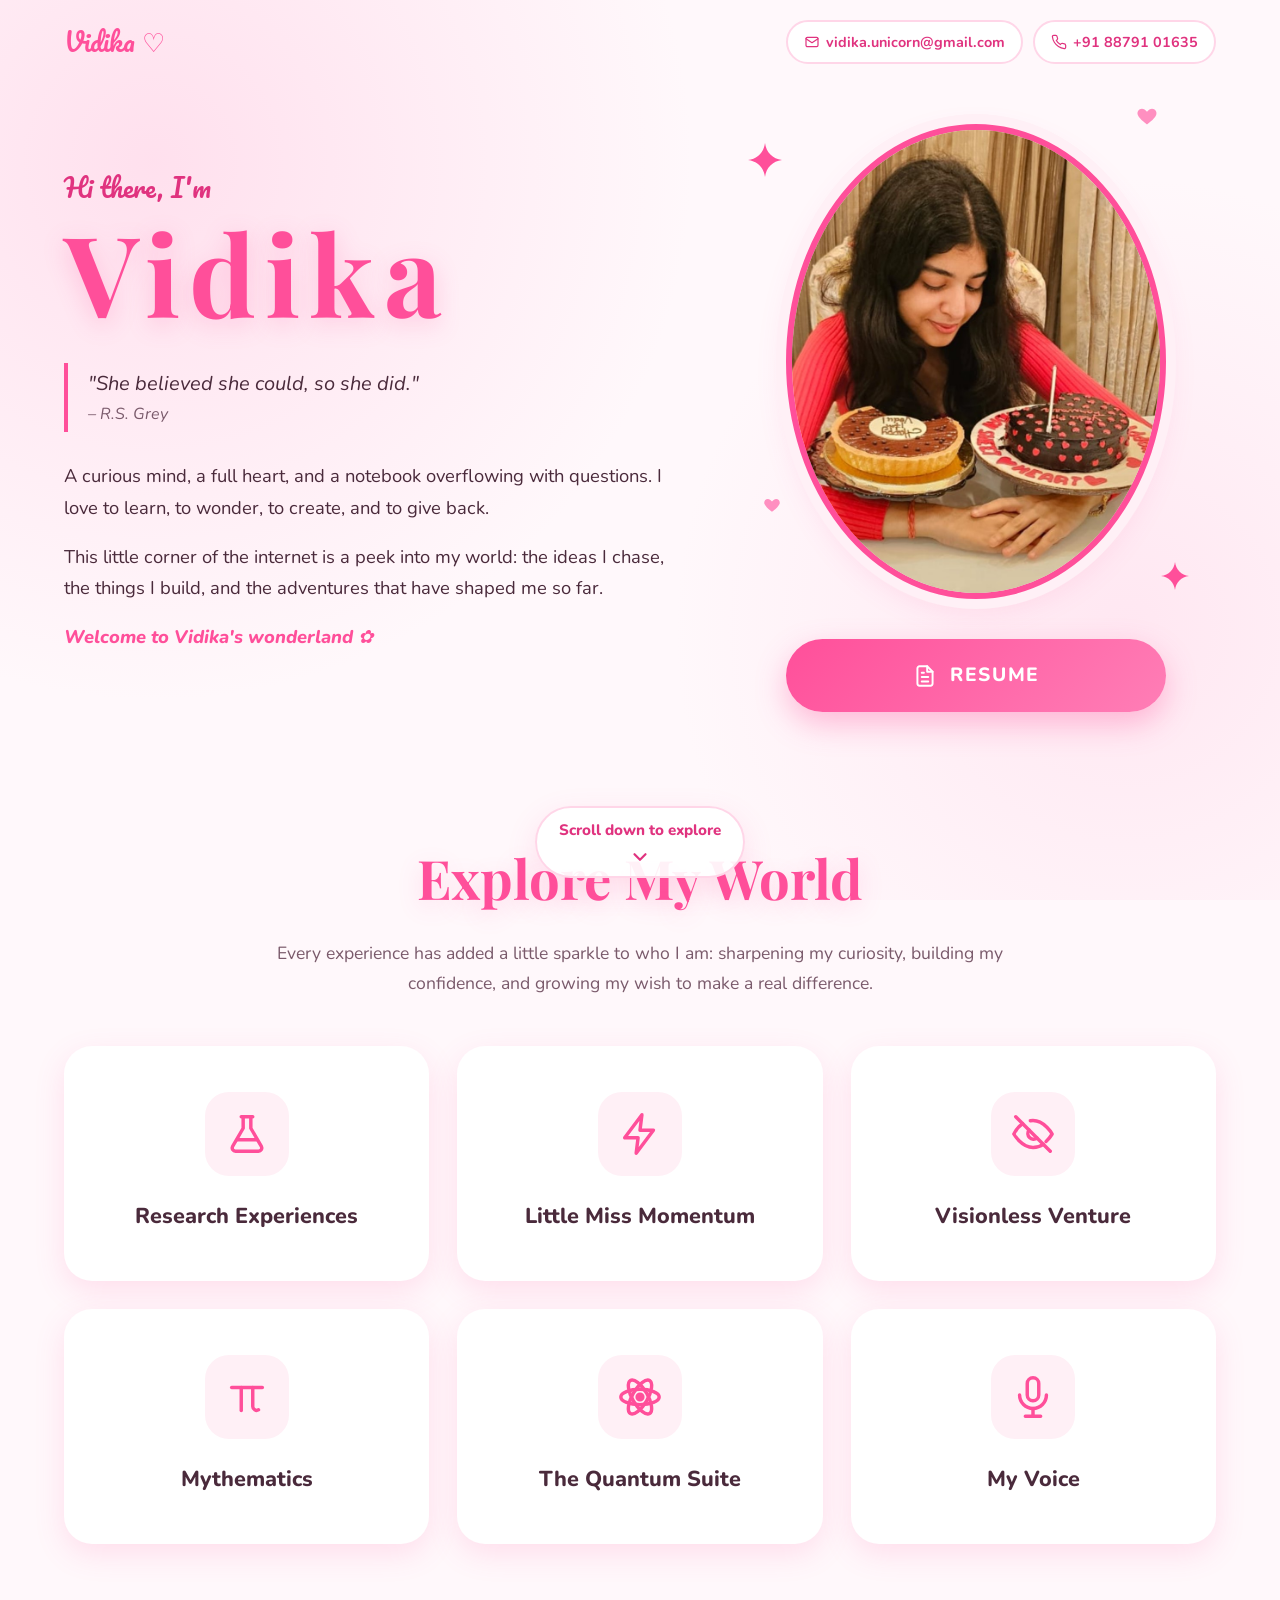
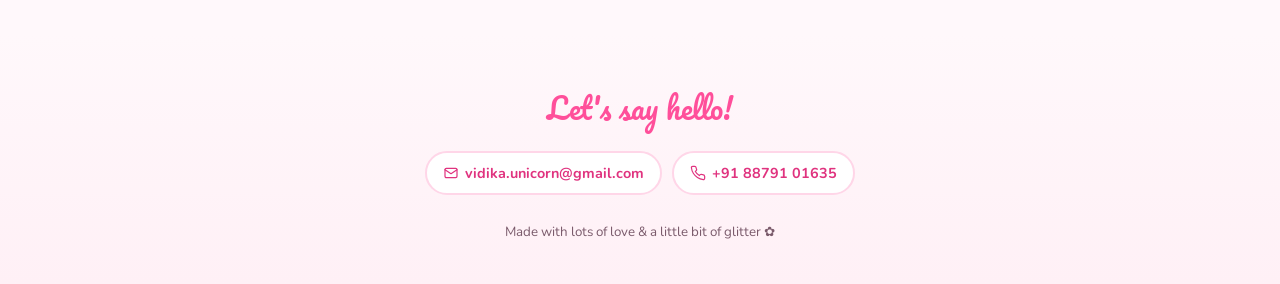
<file: index.html>
<!doctype html>
<html lang="en">
<head>
  <meta charset="utf-8">
  <meta name="viewport" content="width=device-width, initial-scale=1">
  <title>Vidika ♡</title>
  <link rel="preconnect" href="https://fonts.googleapis.com">
  <link rel="preconnect" href="https://fonts.gstatic.com" crossorigin>
  <link href="https://fonts.googleapis.com/css2?family=Nunito:ital,wght@0,400;0,700;0,800;1,400;1,800&family=Pacifico&family=Playfair+Display:wght@600;700&display=swap" rel="stylesheet">
  <link rel="stylesheet" href="styles.css">
</head>
<body>
  <header class="nav">
    <a class="nav-logo" href="index.html">Vidika ♡</a>
    <div class="nav-contact">
        <a class="pill" href="mailto:vidika.unicorn@gmail.com"><svg viewBox="0 0 24 24" fill="none" stroke="currentColor" stroke-width="1.8" stroke-linecap="round" stroke-linejoin="round" width="16" height="16" aria-hidden="true"><rect x="3" y="5" width="18" height="14" rx="2"/><path d="m3 7 9 6 9-6"/></svg> vidika.unicorn@gmail.com</a>
        <a class="pill" href="tel:+918879101635"><svg viewBox="0 0 24 24" fill="none" stroke="currentColor" stroke-width="1.8" stroke-linecap="round" stroke-linejoin="round" width="16" height="16" aria-hidden="true"><path d="M22 16.9v3a2 2 0 0 1-2.2 2 19.8 19.8 0 0 1-8.6-3.1 19.5 19.5 0 0 1-6-6A19.8 19.8 0 0 1 2.1 4.2 2 2 0 0 1 4.1 2h3a2 2 0 0 1 2 1.7c.1.9.4 1.8.7 2.7a2 2 0 0 1-.5 2.1L8 9.8a16 16 0 0 0 6 6l1.3-1.3a2 2 0 0 1 2.1-.4c.9.3 1.8.6 2.7.7a2 2 0 0 1 1.7 2z"/></svg> +91 88791 01635</a>
      </div>
  </header>

  <main>
    <section class="hero">
      <div class="hero-left">
        <p class="hello">Hi there, I'm</p>
        <h1 class="name">Vidika</h1>

        <blockquote class="quote">
          <p>"She believed she could, so she did."</p>
          <cite>– R.S. Grey</cite>
        </blockquote>

        <div class="intro">
          <p>A curious mind, a full heart, and a notebook overflowing with questions. I love to learn, to wonder, to create, and to give back.</p>
          <p>This little corner of the internet is a peek into my world: the ideas I chase, the things I build, and the adventures that have shaped me so far.</p>
          <p class="welcome">Welcome to Vidika's wonderland ✿</p>
        </div>
      </div>

      <div class="hero-right">
        <div class="photo-wrap">
          <div class="photo">
            <img src="images/profile.jpg" alt="Photo of Vidika" onerror="this.onerror=null;this.src='images/placeholder.svg'">
          </div>
          <span class="sparkle s1"><svg viewBox="0 0 24 24"><path d="M12 0c.8 6.6 5.4 11.2 12 12-6.6.8-11.2 5.4-12 12-.8-6.6-5.4-11.2-12-12C6.6 11.2 11.2 6.6 12 0z"/></svg></span>
          <span class="sparkle s2 heart"><svg viewBox="0 0 24 24"><path d="M12 21s-8-5.3-10-10.2C.7 7.4 3 4 6.5 4c2.1 0 3.6 1.2 5.5 3.3C13.9 5.2 15.4 4 17.5 4 21 4 23.3 7.4 22 10.8 20 15.7 12 21 12 21z"/></svg></span>
          <span class="sparkle s3"><svg viewBox="0 0 24 24"><path d="M12 0c.8 6.6 5.4 11.2 12 12-6.6.8-11.2 5.4-12 12-.8-6.6-5.4-11.2-12-12C6.6 11.2 11.2 6.6 12 0z"/></svg></span>
          <span class="sparkle s4 heart"><svg viewBox="0 0 24 24"><path d="M12 21s-8-5.3-10-10.2C.7 7.4 3 4 6.5 4c2.1 0 3.6 1.2 5.5 3.3C13.9 5.2 15.4 4 17.5 4 21 4 23.3 7.4 22 10.8 20 15.7 12 21 12 21z"/></svg></span>
        </div>
        <a class="btn" href="resume.pdf" target="_blank" rel="noopener"><svg viewBox="0 0 24 24" fill="none" stroke="currentColor" stroke-width="1.8" stroke-linecap="round" stroke-linejoin="round" aria-hidden="true"><path d="M14 3H7a2 2 0 0 0-2 2v14a2 2 0 0 0 2 2h10a2 2 0 0 0 2-2V8z"/><path d="M14 3v5h5"/><path d="M9 13h6M9 17h6M9 9h2"/></svg> RESUME</a>
      </div>
    </section>

    <section class="explore" id="explore">
      <h2 class="section-title">Explore My World</h2>
      <p class="section-sub">Every experience has added a little sparkle to who I am: sharpening my curiosity, building my confidence, and growing my wish to make a real difference.</p>
      <nav class="tabs" aria-label="Explore sections">
      <a class="tab" href="research.html">
        <span class="tab-icon"><svg viewBox="0 0 24 24" fill="none" stroke="currentColor" stroke-width="1.8" stroke-linecap="round" stroke-linejoin="round" aria-hidden="true"><path d="M9 3h6"/><path d="M10 3v6L4.5 18.5A1.7 1.7 0 0 0 6 21h12a1.7 1.7 0 0 0 1.5-2.5L14 9V3"/><path d="M7 15h10"/></svg></span>
        <span class="tab-title">Research Experiences</span>
      </a>
      <a class="tab" href="little-miss-momentum.html">
        <span class="tab-icon"><svg viewBox="0 0 24 24" fill="none" stroke="currentColor" stroke-width="1.8" stroke-linecap="round" stroke-linejoin="round" aria-hidden="true"><path d="M13 2 4 14h7l-1 8 9-12h-7z"/></svg></span>
        <span class="tab-title">Little Miss Momentum</span>
      </a>
      <a class="tab" href="visionless-venture.html">
        <span class="tab-icon"><svg viewBox="0 0 24 24" fill="none" stroke="currentColor" stroke-width="1.8" stroke-linecap="round" stroke-linejoin="round" aria-hidden="true"><path d="M3 3l18 18"/><path d="M10.6 5.1A9.9 9.9 0 0 1 12 5c6 0 10 7 10 7a17 17 0 0 1-3.2 3.9"/><path d="M6.6 6.6C3.9 8.4 2 12 2 12s4 7 10 7a9.6 9.6 0 0 0 5.4-1.6"/><path d="M9.9 9.9a3 3 0 0 0 4.2 4.2"/></svg></span>
        <span class="tab-title">Visionless Venture</span>
      </a>
      <a class="tab" href="mythematics.html">
        <span class="tab-icon"><svg viewBox="0 0 24 24" fill="none" stroke="currentColor" stroke-width="1.8" stroke-linecap="round" stroke-linejoin="round" aria-hidden="true"><path d="M4 7h16"/><path d="M9 7v12"/><path d="M15 7v10a2 2 0 0 0 3 1.7"/></svg></span>
        <span class="tab-title">Mythematics</span>
      </a>
      <a class="tab" href="quantum-suite.html">
        <span class="tab-icon"><svg viewBox="0 0 24 24" fill="none" stroke="currentColor" stroke-width="1.8" stroke-linecap="round" stroke-linejoin="round" aria-hidden="true"><circle cx="12" cy="12" r="1.5" fill="currentColor"/><ellipse cx="12" cy="12" rx="10" ry="4"/><ellipse cx="12" cy="12" rx="10" ry="4" transform="rotate(60 12 12)"/><ellipse cx="12" cy="12" rx="10" ry="4" transform="rotate(120 12 12)"/></svg></span>
        <span class="tab-title">The Quantum Suite</span>
      </a>
      <a class="tab" href="my-voice.html">
        <span class="tab-icon"><svg viewBox="0 0 24 24" fill="none" stroke="currentColor" stroke-width="1.8" stroke-linecap="round" stroke-linejoin="round" aria-hidden="true"><rect x="9" y="2" width="6" height="12" rx="3"/><path d="M5 11a7 7 0 0 0 14 0"/><path d="M12 18v4M8 22h8"/></svg></span>
        <span class="tab-title">My Voice</span>
      </a>
      </nav>
    </section>
  </main>

  <footer class="footer" id="contact">
    <h2>Let's say hello!</h2>
    <div class="nav-contact">
        <a class="pill" href="mailto:vidika.unicorn@gmail.com"><svg viewBox="0 0 24 24" fill="none" stroke="currentColor" stroke-width="1.8" stroke-linecap="round" stroke-linejoin="round" width="16" height="16" aria-hidden="true"><rect x="3" y="5" width="18" height="14" rx="2"/><path d="m3 7 9 6 9-6"/></svg> vidika.unicorn@gmail.com</a>
        <a class="pill" href="tel:+918879101635"><svg viewBox="0 0 24 24" fill="none" stroke="currentColor" stroke-width="1.8" stroke-linecap="round" stroke-linejoin="round" width="16" height="16" aria-hidden="true"><path d="M22 16.9v3a2 2 0 0 1-2.2 2 19.8 19.8 0 0 1-8.6-3.1 19.5 19.5 0 0 1-6-6A19.8 19.8 0 0 1 2.1 4.2 2 2 0 0 1 4.1 2h3a2 2 0 0 1 2 1.7c.1.9.4 1.8.7 2.7a2 2 0 0 1-.5 2.1L8 9.8a16 16 0 0 0 6 6l1.3-1.3a2 2 0 0 1 2.1-.4c.9.3 1.8.6 2.7.7a2 2 0 0 1 1.7 2z"/></svg> +91 88791 01635</a>
      </div>
    <small>Made with lots of love &amp; a little bit of glitter ✿</small>
  </footer>
  <a class="scroll-cue" id="scrollCue" href="#explore" aria-label="Scroll down to explore more">
    <span>Scroll down to explore</span>
    <svg viewBox="0 0 24 24" fill="none" stroke="currentColor" stroke-width="2.4" stroke-linecap="round" stroke-linejoin="round" aria-hidden="true"><path d="M6 9l6 6 6-6"/></svg>
  </a>
  <script>
    (function () {
      var cue = document.getElementById("scrollCue");
      function update() { cue.classList.toggle("hidden", window.scrollY > 60); }
      window.addEventListener("scroll", update, { passive: true });
      update();
    })();
  </script>
</body>
</html>
</file>
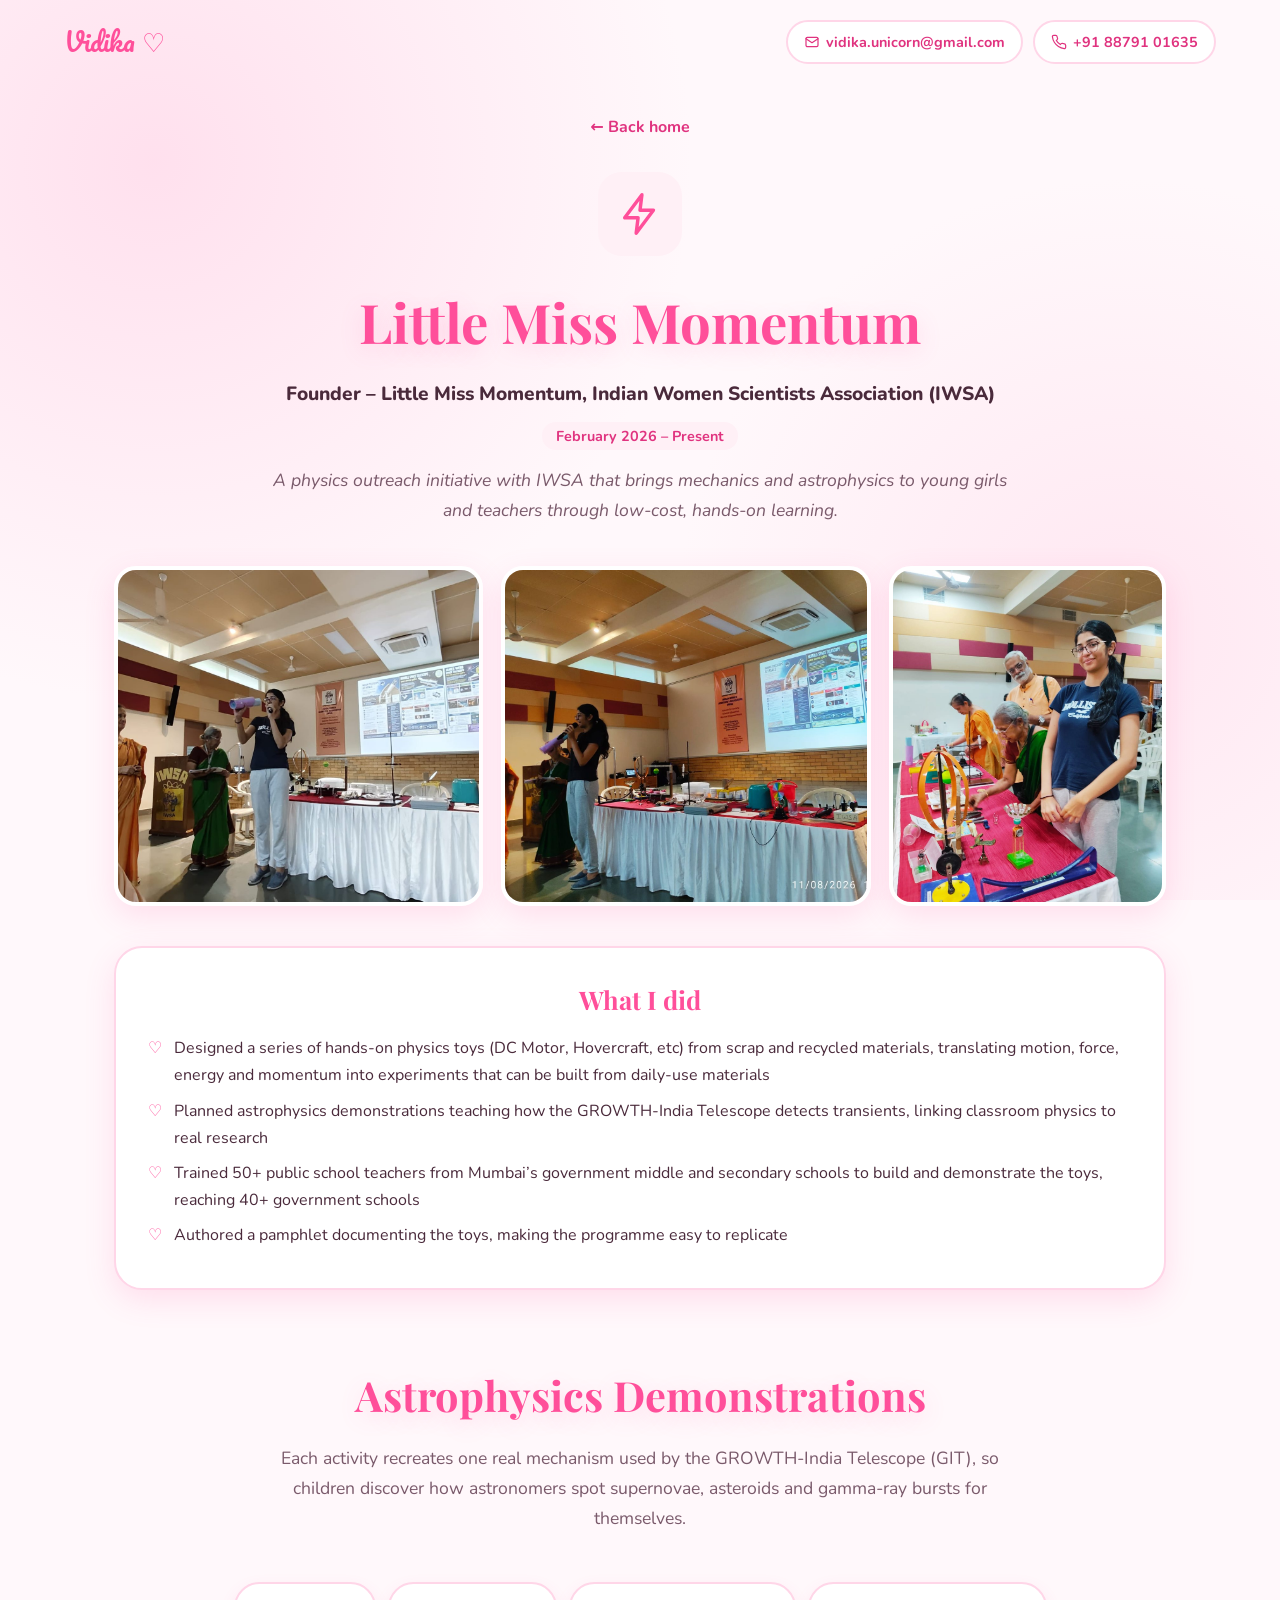
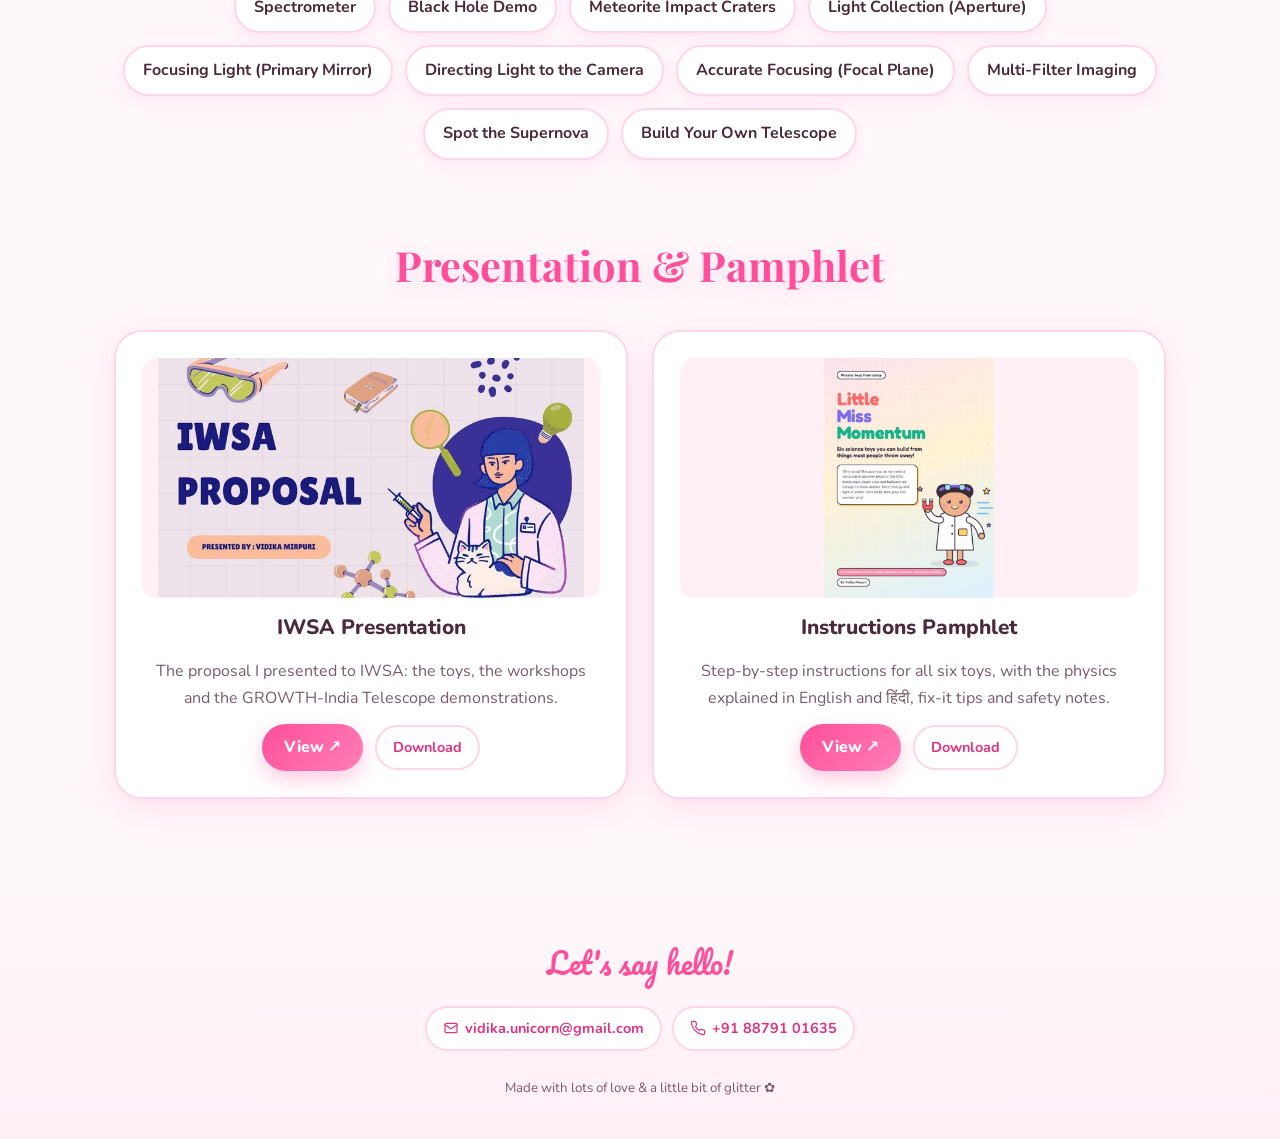
<file: little-miss-momentum.html>
<!doctype html>
<html lang="en">
<head>
  <meta charset="utf-8">
  <meta name="viewport" content="width=device-width, initial-scale=1">
  <title>Little Miss Momentum · Vidika</title>
  <link rel="preconnect" href="https://fonts.googleapis.com">
  <link rel="preconnect" href="https://fonts.gstatic.com" crossorigin>
  <link href="https://fonts.googleapis.com/css2?family=Nunito:ital,wght@0,400;0,700;0,800;1,400;1,800&family=Pacifico&family=Playfair+Display:wght@600;700&display=swap" rel="stylesheet">
  <link rel="stylesheet" href="styles.css">
</head>
<body>
  <header class="nav">
    <a class="nav-logo" href="index.html">Vidika ♡</a>
    <div class="nav-contact">
        <a class="pill" href="mailto:vidika.unicorn@gmail.com"><svg viewBox="0 0 24 24" fill="none" stroke="currentColor" stroke-width="1.8" stroke-linecap="round" stroke-linejoin="round" width="16" height="16" aria-hidden="true"><rect x="3" y="5" width="18" height="14" rx="2"/><path d="m3 7 9 6 9-6"/></svg> vidika.unicorn@gmail.com</a>
        <a class="pill" href="tel:+918879101635"><svg viewBox="0 0 24 24" fill="none" stroke="currentColor" stroke-width="1.8" stroke-linecap="round" stroke-linejoin="round" width="16" height="16" aria-hidden="true"><path d="M22 16.9v3a2 2 0 0 1-2.2 2 19.8 19.8 0 0 1-8.6-3.1 19.5 19.5 0 0 1-6-6A19.8 19.8 0 0 1 2.1 4.2 2 2 0 0 1 4.1 2h3a2 2 0 0 1 2 1.7c.1.9.4 1.8.7 2.7a2 2 0 0 1-.5 2.1L8 9.8a16 16 0 0 0 6 6l1.3-1.3a2 2 0 0 1 2.1-.4c.9.3 1.8.6 2.7.7a2 2 0 0 1 1.7 2z"/></svg> +91 88791 01635</a>
      </div>
  </header>

  <main class="page page-wide">
    <a class="back" href="index.html">← Back home</a>
    <span class="tab-icon"><svg viewBox="0 0 24 24" fill="none" stroke="currentColor" stroke-width="1.8" stroke-linecap="round" stroke-linejoin="round" aria-hidden="true"><path d="M13 2 4 14h7l-1 8 9-12h-7z"/></svg></span>
    <h1 class="section-title">Little Miss Momentum</h1>
    <p class="page-role">Founder – Little Miss Momentum, Indian Women Scientists Association (IWSA)</p>
    <span class="exp-date">February 2026 – Present</span>
    <p class="page-tagline">A physics outreach initiative with IWSA that brings mechanics and astrophysics to young girls and teachers through low-cost, hands-on learning.</p>

    <div class="gallery">
      <figure class="g-wide"><img src="images/lmm/presenting-1.jpg" alt="Vidika presenting a physics toy at IWSA" width="1400" height="1050"></figure>
      <figure class="g-wide"><img src="images/lmm/presenting-2.jpg" alt="Vidika speaking to teachers at the IWSA session" width="1400" height="1050" loading="lazy"></figure>
      <figure class="g-tall"><img src="images/lmm/toy-table.jpg" alt="Vidika beside the table of physics toys" width="1000" height="1333" loading="lazy"></figure>
    </div>

    <article class="exp-card lmm-block">
      <h2 class="block-title">What I did</h2>
      <ul class="exp-points">
        <li>Designed a series of hands-on physics toys (DC Motor, Hovercraft, etc) from scrap and recycled materials, translating motion, force, energy and momentum into experiments that can be built from daily-use materials</li>
        <li>Planned astrophysics demonstrations teaching how the GROWTH-India Telescope detects transients, linking classroom physics to real research</li>
        <li>Trained 50+ public school teachers from Mumbai’s government middle and secondary schools to build and demonstrate the toys, reaching 40+ government schools</li>
        <li>Authored a pamphlet documenting the toys, making the programme easy to replicate</li>
      </ul>
    </article>


    <section class="lmm-section">
      <h2 class="section-title small">Astrophysics Demonstrations</h2>
      <p class="section-sub">Each activity recreates one real mechanism used by the GROWTH-India Telescope (GIT), so children discover how astronomers spot supernovae, asteroids and gamma-ray bursts for themselves.</p>
      <ul class="chip-list">
        <li>Spectrometer</li>
        <li>Black Hole Demo</li>
        <li>Meteorite Impact Craters</li>
        <li>Light Collection (Aperture)</li>
        <li>Focusing Light (Primary Mirror)</li>
        <li>Directing Light to the Camera</li>
        <li>Accurate Focusing (Focal Plane)</li>
        <li>Multi-Filter Imaging</li>
        <li>Spot the Supernova</li>
        <li>Build Your Own Telescope</li>
      </ul>
    </section>

    <section class="lmm-section">
      <h2 class="section-title small">Presentation &amp; Pamphlet</h2>
      <div class="doc-grid">
        <article class="doc-card">
          <img src="images/lmm/cover-presentation.jpg" alt="Cover of the IWSA proposal presentation" loading="lazy">
          <h3>IWSA Presentation</h3>
          <p>The proposal I presented to IWSA: the toys, the workshops and the GROWTH-India Telescope demonstrations.</p>
          <div class="doc-actions">
            <a class="exp-link" href="docs/Little-Miss-Momentum-IWSA-Presentation.pdf" target="_blank" rel="noopener">View ↗</a>
            <a class="pill" href="docs/Little-Miss-Momentum-IWSA-Presentation.pdf" download>Download</a>
          </div>
        </article>
        <article class="doc-card">
          <img src="images/lmm/cover-pamphlet.jpg" alt="Cover of the Little Miss Momentum instructions pamphlet" loading="lazy">
          <h3>Instructions Pamphlet</h3>
          <p>Step-by-step instructions for all six toys, with the physics explained in English and हिंदी, fix-it tips and safety notes.</p>
          <div class="doc-actions">
            <a class="exp-link" href="docs/Little-Miss-Momentum-Pamphlet.pdf" target="_blank" rel="noopener">View ↗</a>
            <a class="pill" href="docs/Little-Miss-Momentum-Pamphlet.pdf" download>Download</a>
          </div>
        </article>
      </div>
    </section>
  </main>

  <footer class="footer" id="contact">
    <h2>Let's say hello!</h2>
    <div class="nav-contact">
        <a class="pill" href="mailto:vidika.unicorn@gmail.com"><svg viewBox="0 0 24 24" fill="none" stroke="currentColor" stroke-width="1.8" stroke-linecap="round" stroke-linejoin="round" width="16" height="16" aria-hidden="true"><rect x="3" y="5" width="18" height="14" rx="2"/><path d="m3 7 9 6 9-6"/></svg> vidika.unicorn@gmail.com</a>
        <a class="pill" href="tel:+918879101635"><svg viewBox="0 0 24 24" fill="none" stroke="currentColor" stroke-width="1.8" stroke-linecap="round" stroke-linejoin="round" width="16" height="16" aria-hidden="true"><path d="M22 16.9v3a2 2 0 0 1-2.2 2 19.8 19.8 0 0 1-8.6-3.1 19.5 19.5 0 0 1-6-6A19.8 19.8 0 0 1 2.1 4.2 2 2 0 0 1 4.1 2h3a2 2 0 0 1 2 1.7c.1.9.4 1.8.7 2.7a2 2 0 0 1-.5 2.1L8 9.8a16 16 0 0 0 6 6l1.3-1.3a2 2 0 0 1 2.1-.4c.9.3 1.8.6 2.7.7a2 2 0 0 1 1.7 2z"/></svg> +91 88791 01635</a>
      </div>
    <small>Made with lots of love &amp; a little bit of glitter ✿</small>
  </footer>
</body>
</html>
</file>
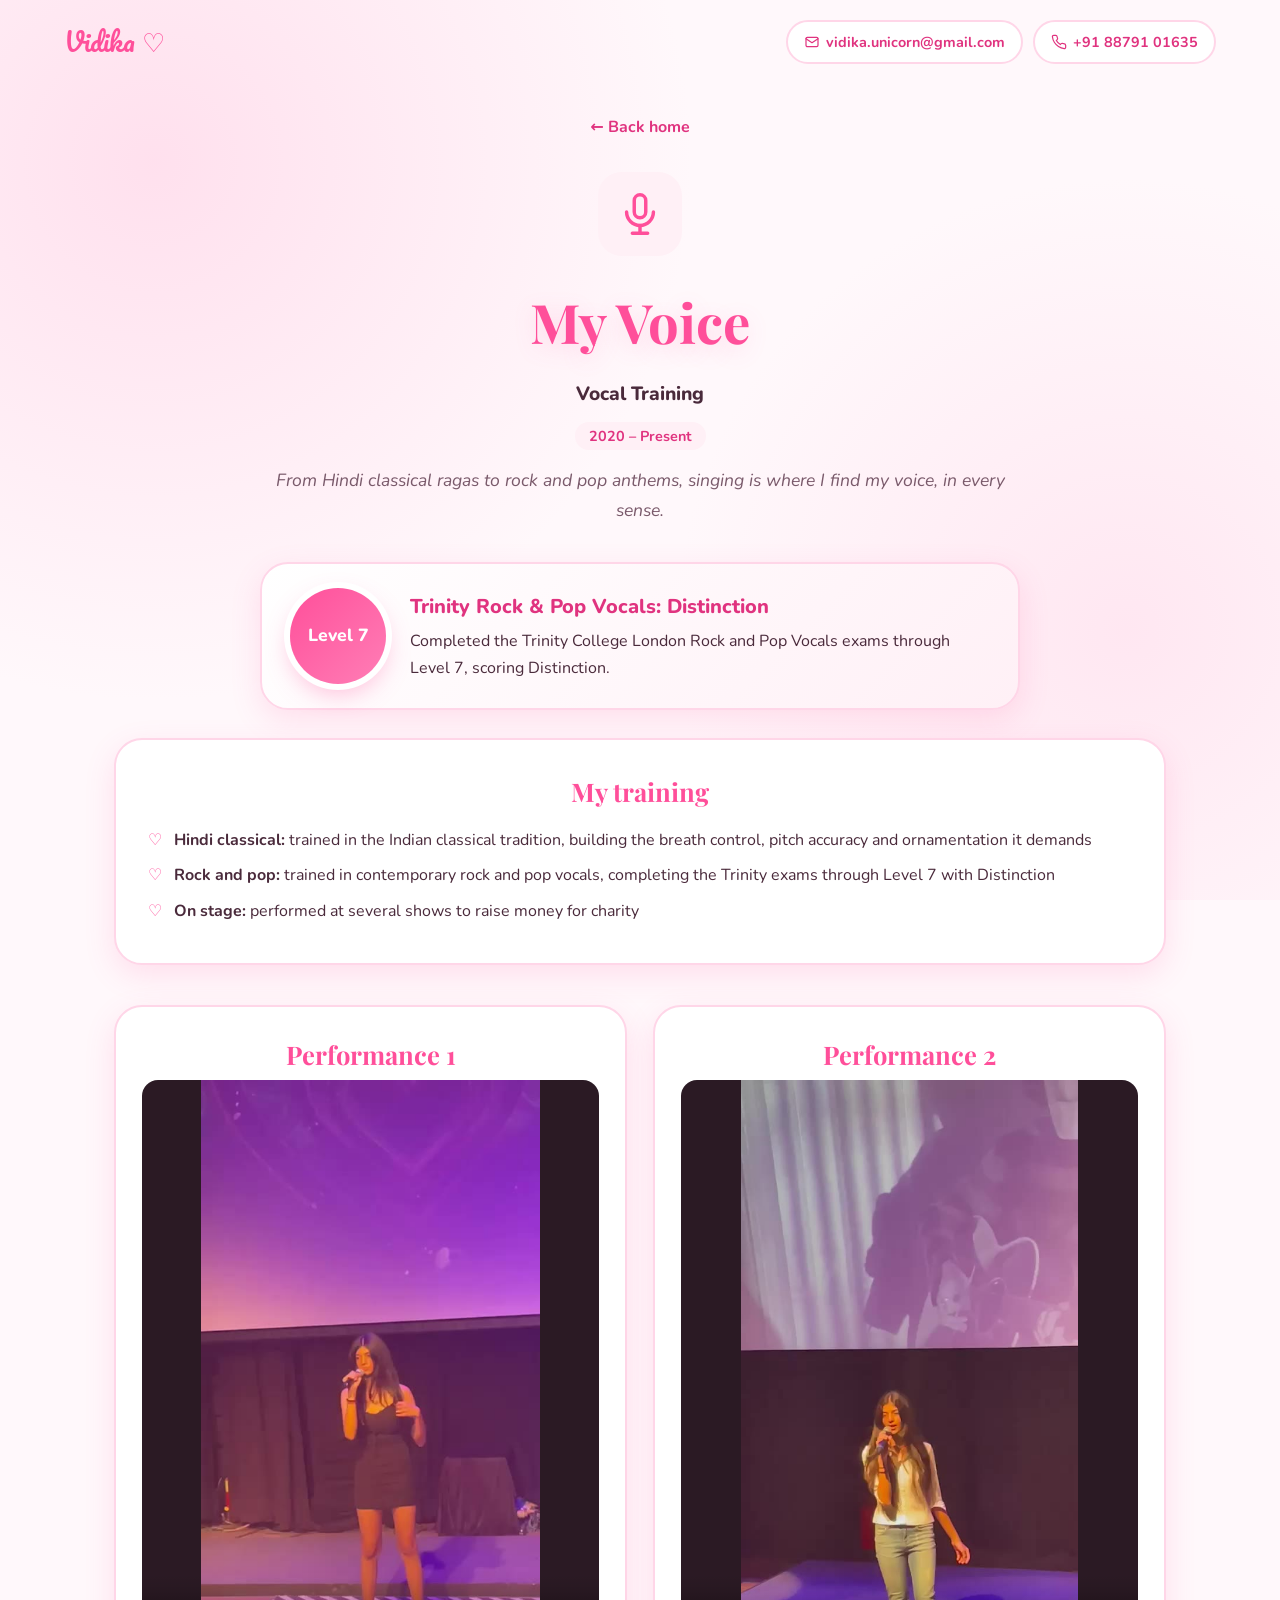
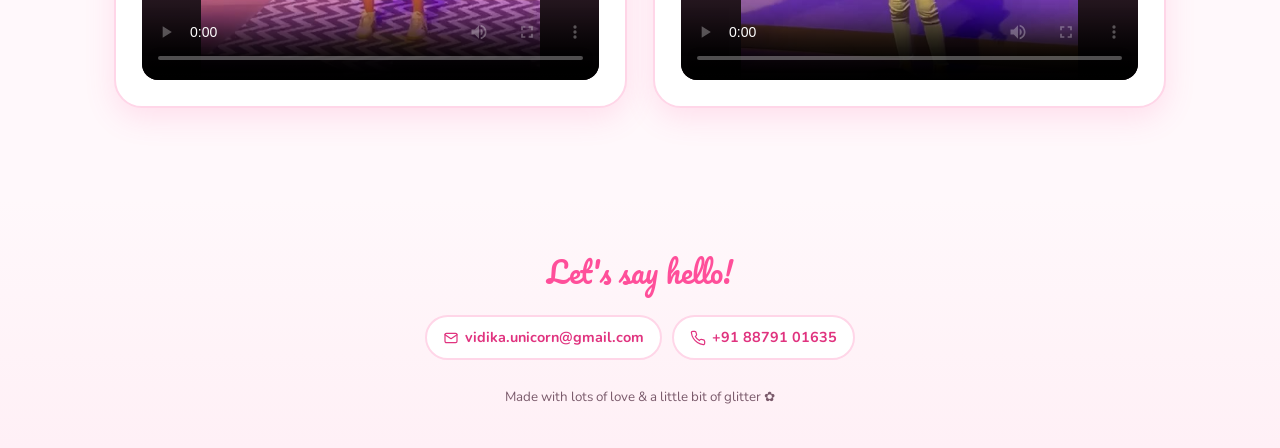
<file: my-voice.html>
<!doctype html>
<html lang="en">
<head>
  <meta charset="utf-8">
  <meta name="viewport" content="width=device-width, initial-scale=1">
  <title>My Voice · Vidika</title>
  <link rel="preconnect" href="https://fonts.googleapis.com">
  <link rel="preconnect" href="https://fonts.gstatic.com" crossorigin>
  <link href="https://fonts.googleapis.com/css2?family=Nunito:ital,wght@0,400;0,700;0,800;1,400;1,800&family=Pacifico&family=Playfair+Display:wght@600;700&display=swap" rel="stylesheet">
  <link rel="stylesheet" href="styles.css">
</head>
<body>
  <header class="nav">
    <a class="nav-logo" href="index.html">Vidika ♡</a>
    <div class="nav-contact">
        <a class="pill" href="mailto:vidika.unicorn@gmail.com"><svg viewBox="0 0 24 24" fill="none" stroke="currentColor" stroke-width="1.8" stroke-linecap="round" stroke-linejoin="round" width="16" height="16" aria-hidden="true"><rect x="3" y="5" width="18" height="14" rx="2"/><path d="m3 7 9 6 9-6"/></svg> vidika.unicorn@gmail.com</a>
        <a class="pill" href="tel:+918879101635"><svg viewBox="0 0 24 24" fill="none" stroke="currentColor" stroke-width="1.8" stroke-linecap="round" stroke-linejoin="round" width="16" height="16" aria-hidden="true"><path d="M22 16.9v3a2 2 0 0 1-2.2 2 19.8 19.8 0 0 1-8.6-3.1 19.5 19.5 0 0 1-6-6A19.8 19.8 0 0 1 2.1 4.2 2 2 0 0 1 4.1 2h3a2 2 0 0 1 2 1.7c.1.9.4 1.8.7 2.7a2 2 0 0 1-.5 2.1L8 9.8a16 16 0 0 0 6 6l1.3-1.3a2 2 0 0 1 2.1-.4c.9.3 1.8.6 2.7.7a2 2 0 0 1 1.7 2z"/></svg> +91 88791 01635</a>
      </div>
  </header>

  <main class="page page-wide">
    <a class="back" href="index.html">← Back home</a>
    <span class="tab-icon"><svg viewBox="0 0 24 24" fill="none" stroke="currentColor" stroke-width="1.8" stroke-linecap="round" stroke-linejoin="round" aria-hidden="true"><rect x="9" y="2" width="6" height="12" rx="3"/><path d="M5 11a7 7 0 0 0 14 0"/><path d="M12 18v4M8 22h8"/></svg></span>
    <h1 class="section-title">My Voice</h1>
    <p class="page-role">Vocal Training</p>
    <span class="exp-date">2020 – Present</span>
    <p class="page-tagline">From Hindi classical ragas to rock and pop anthems, singing is where I find my voice, in every sense.</p>

    <div class="badge-card">
      <span class="badge-level">Level 7</span>
      <div>
        <h2 class="badge-title">Trinity Rock &amp; Pop Vocals: Distinction</h2>
        <p>Completed the Trinity College London Rock and Pop Vocals exams through Level 7, scoring Distinction.</p>
      </div>
    </div>

    <article class="exp-card lmm-block">
      <h2 class="block-title">My training</h2>
      <ul class="exp-points">
        <li><strong>Hindi classical:</strong> trained in the Indian classical tradition, building the breath control, pitch accuracy and ornamentation it demands</li>
        <li><strong>Rock and pop:</strong> trained in contemporary rock and pop vocals, completing the Trinity exams through Level 7 with Distinction</li>
        <li><strong>On stage:</strong> performed at several shows to raise money for charity</li>
      </ul>
    </article>

    <div class="media-grid">
      <section class="media-card">
        <h2 class="block-title">Performance 1</h2>
        <video controls playsinline preload="metadata" poster="images/voice/performance-1-poster.jpg" width="480" height="848">
          <source src="videos/my-voice-performance-1.mp4" type="video/mp4">
          Your browser can’t play this video. <a href="videos/my-voice-performance-1.mp4">Download it here.</a>
        </video>
      </section>
      <section class="media-card">
        <h2 class="block-title">Performance 2</h2>
        <video controls playsinline preload="metadata" poster="images/voice/performance-2-poster.jpg" width="576" height="1024">
          <source src="videos/my-voice-performance-2.mp4" type="video/mp4">
          Your browser can’t play this video. <a href="videos/my-voice-performance-2.mp4">Download it here.</a>
        </video>
      </section>
    </div>
  </main>

  <footer class="footer" id="contact">
    <h2>Let's say hello!</h2>
    <div class="nav-contact">
        <a class="pill" href="mailto:vidika.unicorn@gmail.com"><svg viewBox="0 0 24 24" fill="none" stroke="currentColor" stroke-width="1.8" stroke-linecap="round" stroke-linejoin="round" width="16" height="16" aria-hidden="true"><rect x="3" y="5" width="18" height="14" rx="2"/><path d="m3 7 9 6 9-6"/></svg> vidika.unicorn@gmail.com</a>
        <a class="pill" href="tel:+918879101635"><svg viewBox="0 0 24 24" fill="none" stroke="currentColor" stroke-width="1.8" stroke-linecap="round" stroke-linejoin="round" width="16" height="16" aria-hidden="true"><path d="M22 16.9v3a2 2 0 0 1-2.2 2 19.8 19.8 0 0 1-8.6-3.1 19.5 19.5 0 0 1-6-6A19.8 19.8 0 0 1 2.1 4.2 2 2 0 0 1 4.1 2h3a2 2 0 0 1 2 1.7c.1.9.4 1.8.7 2.7a2 2 0 0 1-.5 2.1L8 9.8a16 16 0 0 0 6 6l1.3-1.3a2 2 0 0 1 2.1-.4c.9.3 1.8.6 2.7.7a2 2 0 0 1 1.7 2z"/></svg> +91 88791 01635</a>
      </div>
    <small>Made with lots of love &amp; a little bit of glitter ✿</small>
  </footer>
</body>
</html>
</file>
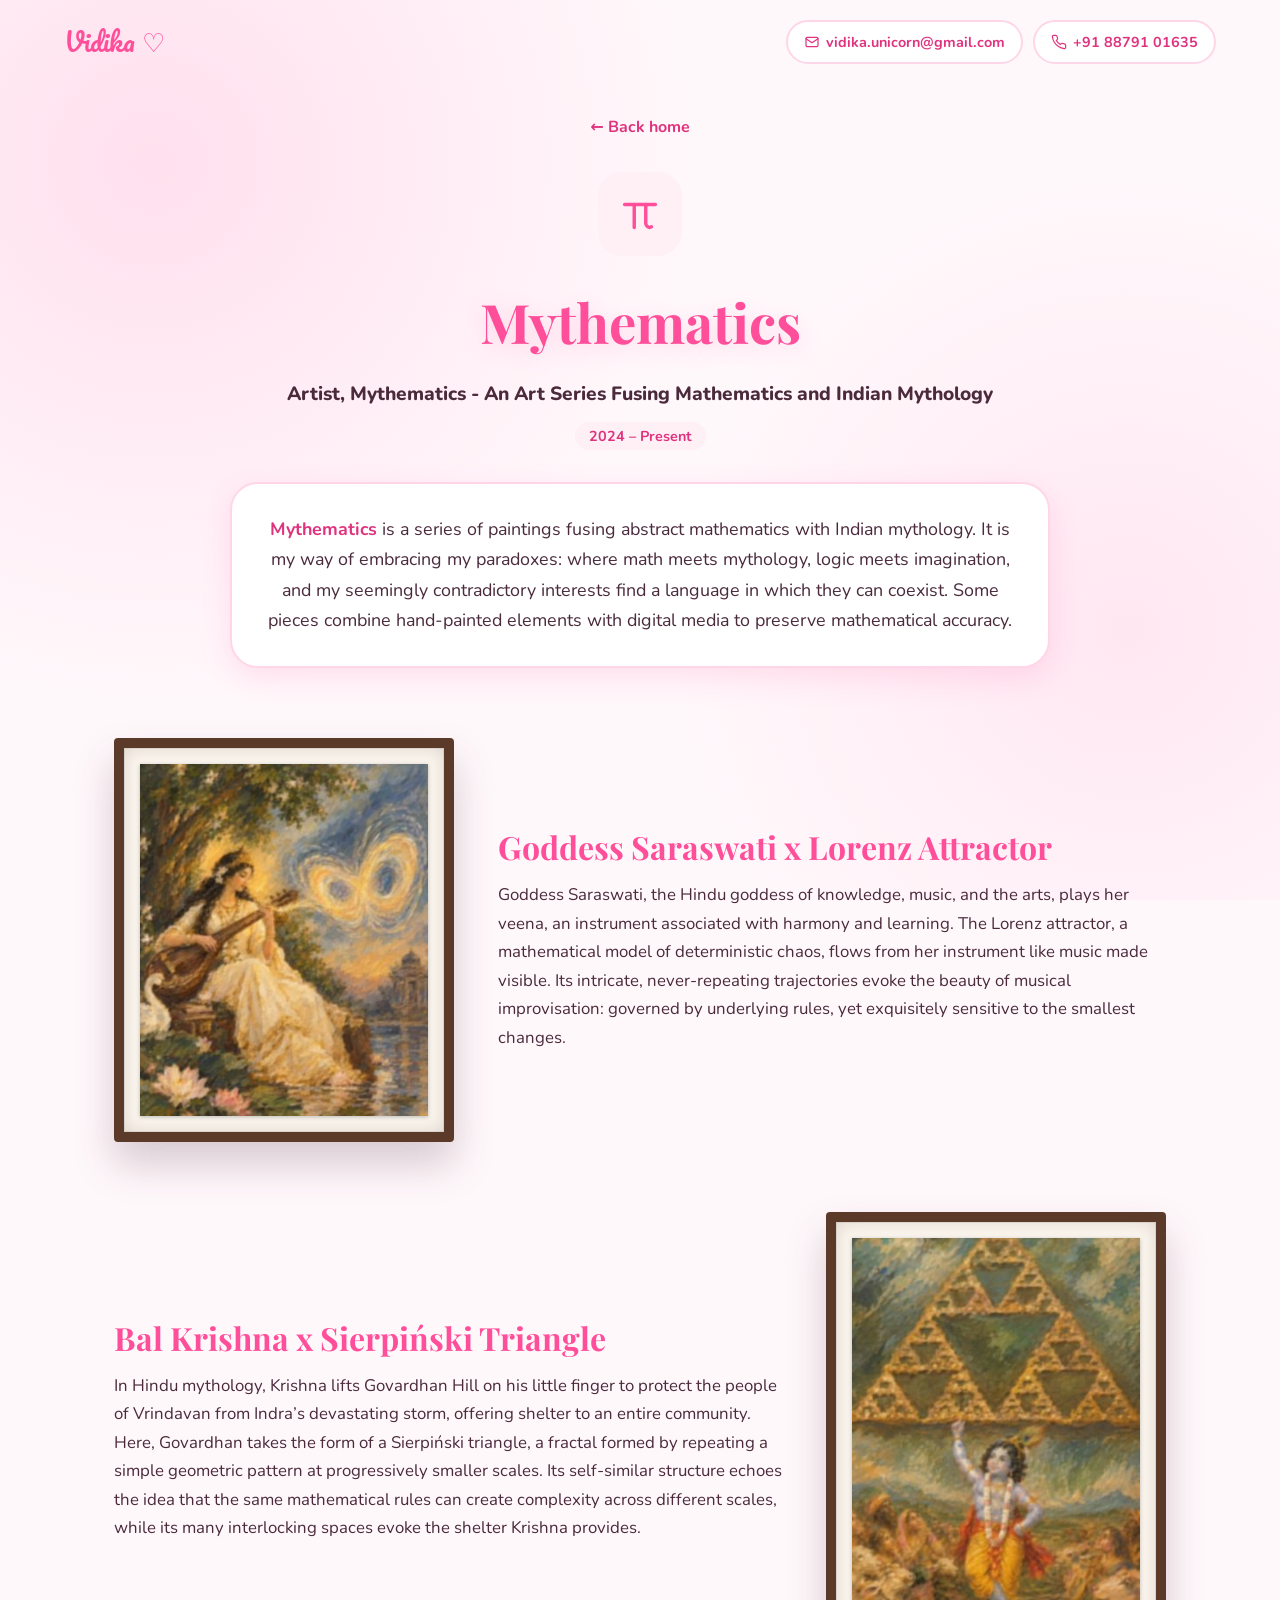
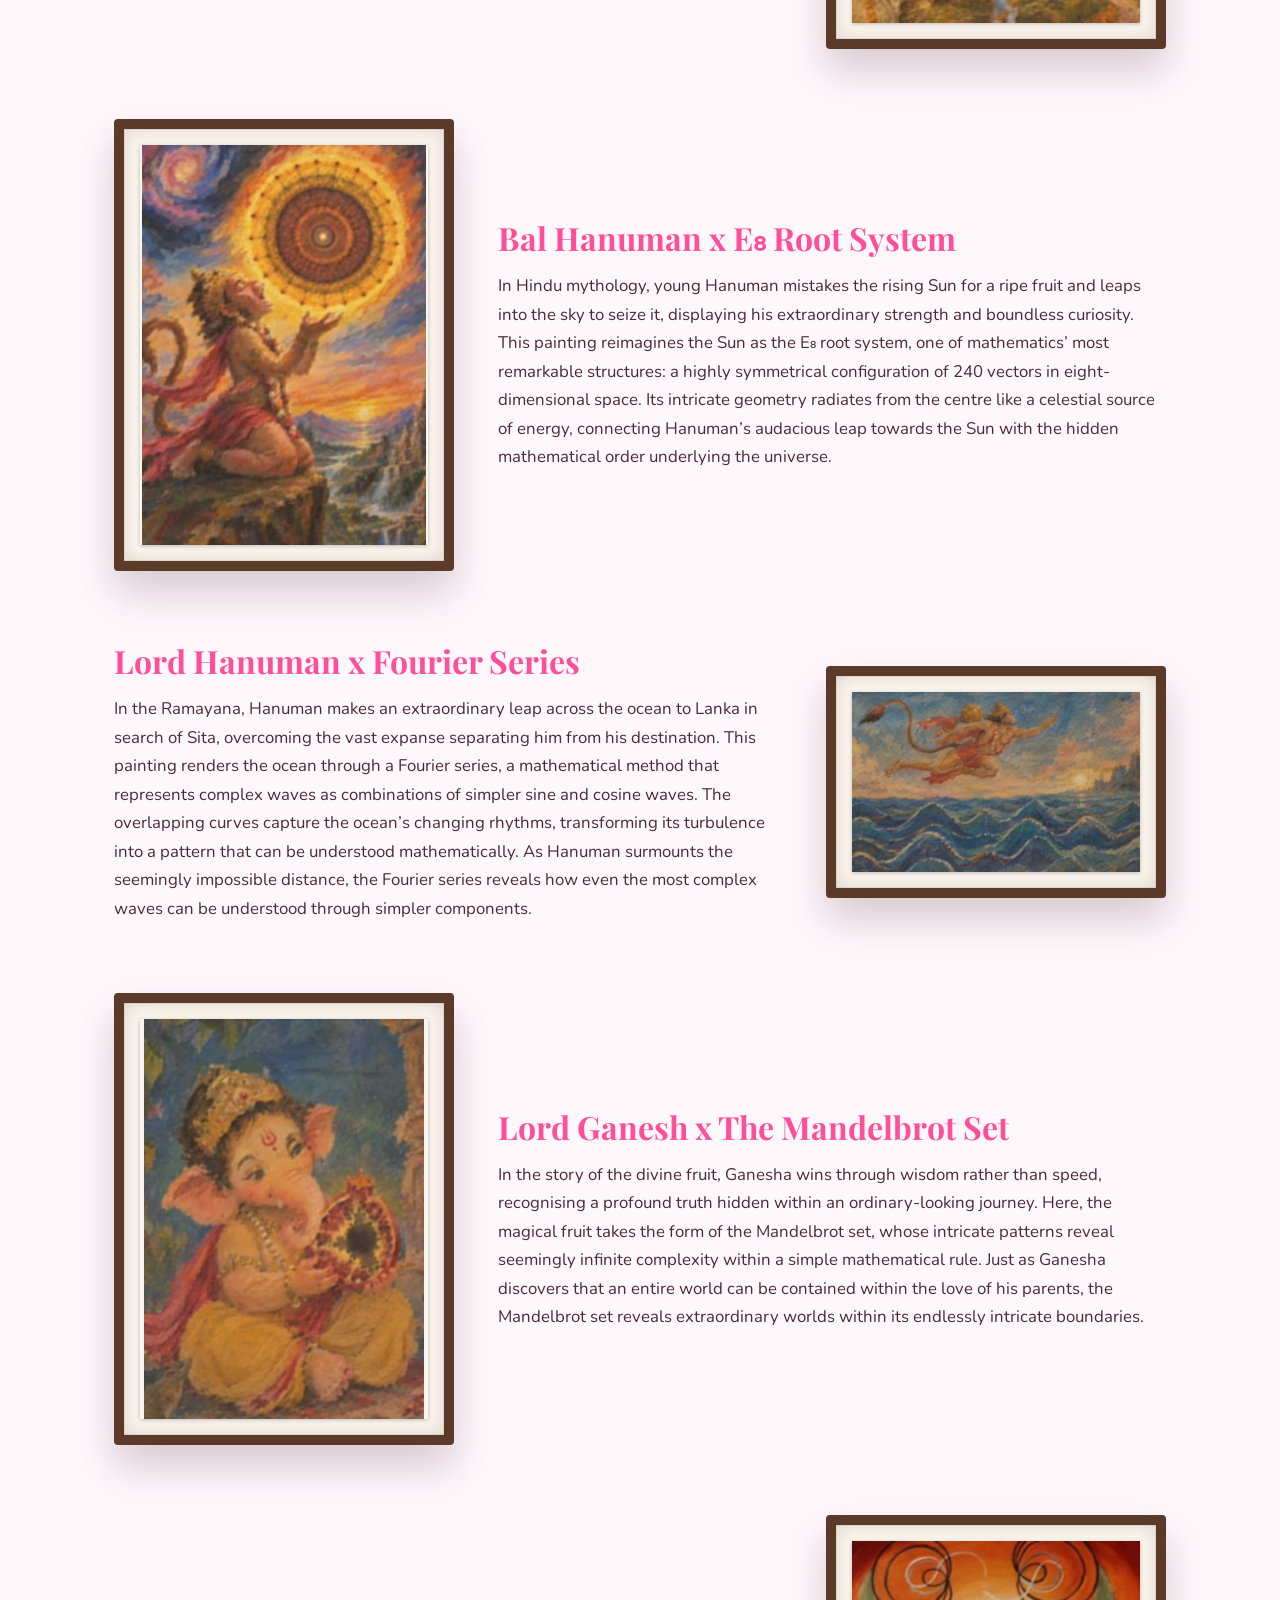
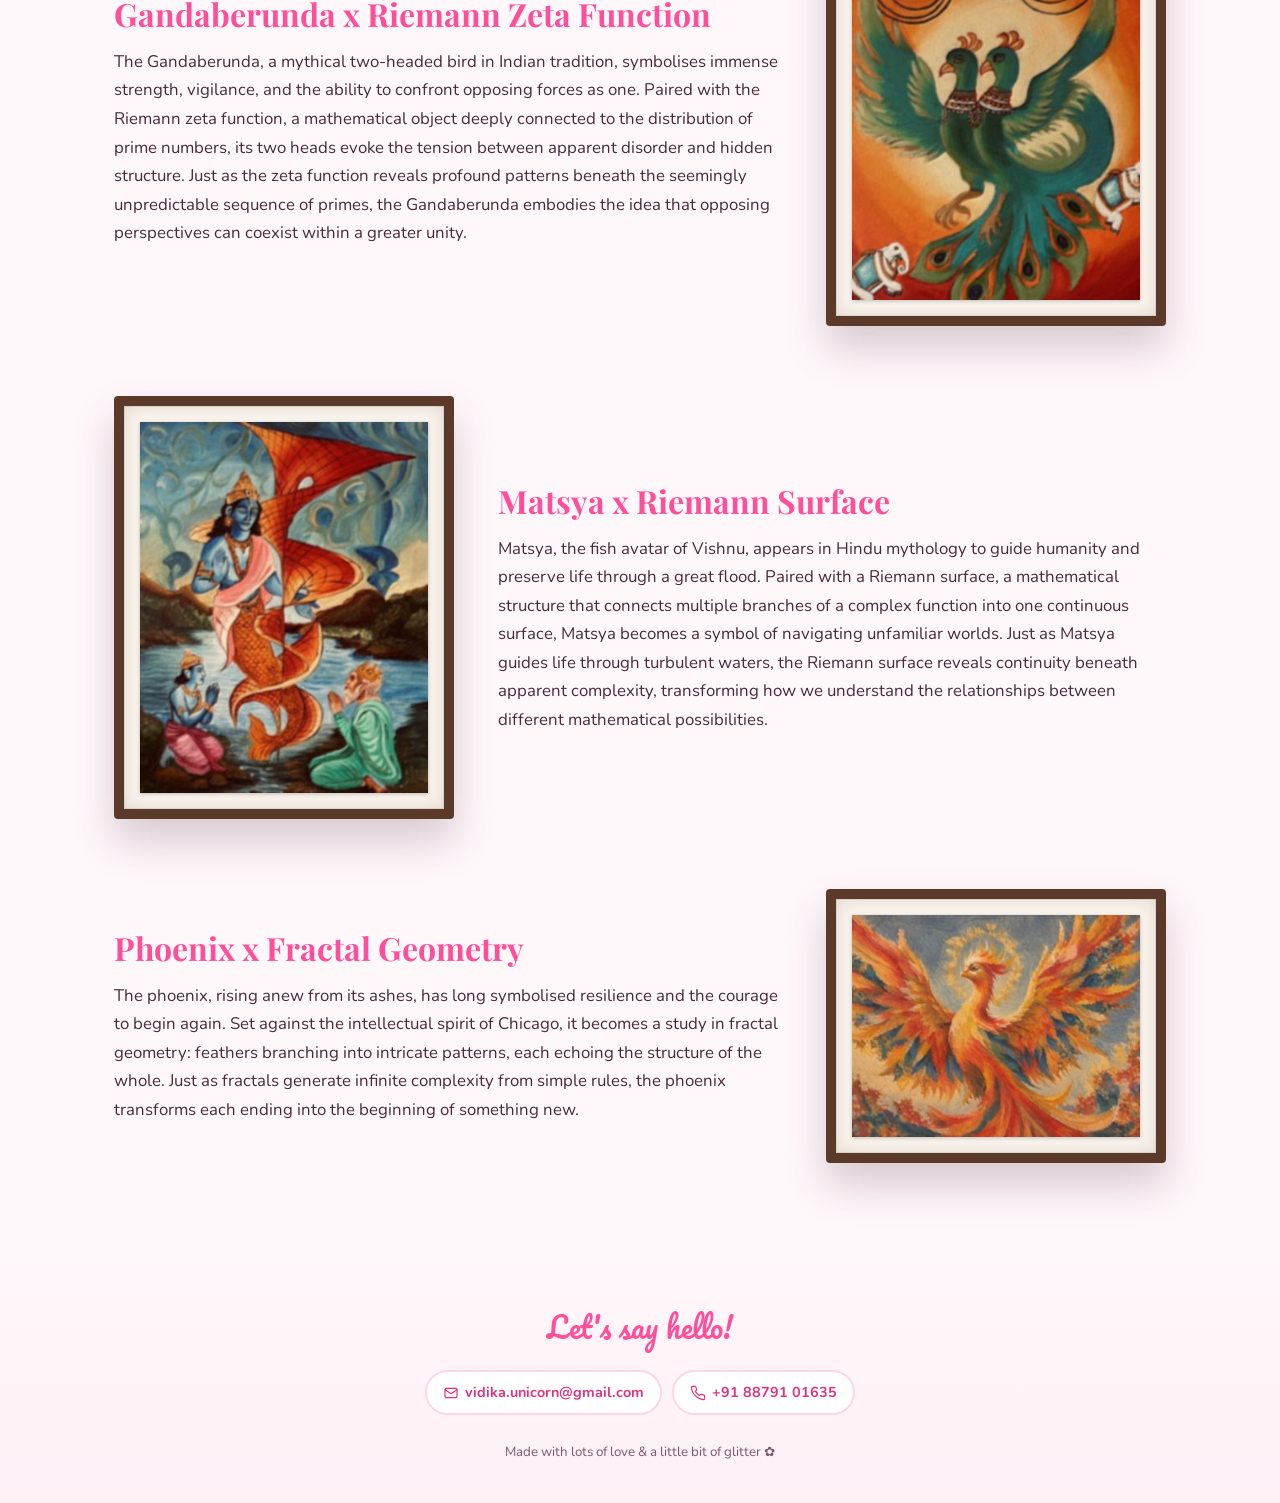
<file: mythematics.html>
<!doctype html>
<html lang="en">
<head>
  <meta charset="utf-8">
  <meta name="viewport" content="width=device-width, initial-scale=1">
  <title>Mythematics · Vidika</title>
  <link rel="preconnect" href="https://fonts.googleapis.com">
  <link rel="preconnect" href="https://fonts.gstatic.com" crossorigin>
  <link href="https://fonts.googleapis.com/css2?family=Nunito:ital,wght@0,400;0,700;0,800;1,400;1,800&family=Pacifico&family=Playfair+Display:wght@600;700&display=swap" rel="stylesheet">
  <link rel="stylesheet" href="styles.css">
</head>
<body>
  <header class="nav">
    <a class="nav-logo" href="index.html">Vidika ♡</a>
    <div class="nav-contact">
        <a class="pill" href="mailto:vidika.unicorn@gmail.com"><svg viewBox="0 0 24 24" fill="none" stroke="currentColor" stroke-width="1.8" stroke-linecap="round" stroke-linejoin="round" width="16" height="16" aria-hidden="true"><rect x="3" y="5" width="18" height="14" rx="2"/><path d="m3 7 9 6 9-6"/></svg> vidika.unicorn@gmail.com</a>
        <a class="pill" href="tel:+918879101635"><svg viewBox="0 0 24 24" fill="none" stroke="currentColor" stroke-width="1.8" stroke-linecap="round" stroke-linejoin="round" width="16" height="16" aria-hidden="true"><path d="M22 16.9v3a2 2 0 0 1-2.2 2 19.8 19.8 0 0 1-8.6-3.1 19.5 19.5 0 0 1-6-6A19.8 19.8 0 0 1 2.1 4.2 2 2 0 0 1 4.1 2h3a2 2 0 0 1 2 1.7c.1.9.4 1.8.7 2.7a2 2 0 0 1-.5 2.1L8 9.8a16 16 0 0 0 6 6l1.3-1.3a2 2 0 0 1 2.1-.4c.9.3 1.8.6 2.7.7a2 2 0 0 1 1.7 2z"/></svg> +91 88791 01635</a>
      </div>
  </header>

  <main class="page page-wide">
    <a class="back" href="index.html">← Back home</a>
    <span class="tab-icon"><svg viewBox="0 0 24 24" fill="none" stroke="currentColor" stroke-width="1.8" stroke-linecap="round" stroke-linejoin="round" aria-hidden="true"><path d="M4 7h16"/><path d="M9 7v12"/><path d="M15 7v10a2 2 0 0 0 3 1.7"/></svg></span>
    <h1 class="section-title">Mythematics</h1>
    <p class="page-role">Artist, Mythematics - An Art Series Fusing Mathematics and Indian Mythology</p>
    <span class="exp-date">2024 – Present</span>

    <article class="exp-card art-note">
      <p><strong>Mythematics</strong> is a series of paintings fusing abstract mathematics with Indian mythology. It is my way of embracing my paradoxes: where math meets mythology, logic meets imagination, and my seemingly contradictory interests find a language in which they can coexist. Some pieces combine hand-painted elements with digital media to preserve mathematical accuracy.</p>
    </article>

    <div class="gallery-list" id="artGallery">
      <article class="artwork">
        <div class="art-frame">
          <img src="images/myth/saraswati-lorenz.jpg" alt="Goddess Saraswati x Lorenz Attractor, a painting by Vidika Mirpuri" width="360" height="440" loading="lazy" draggable="false">
        </div>
        <div class="art-text">
          <h2 class="art-title">Goddess Saraswati x Lorenz Attractor</h2>
          <p>Goddess Saraswati, the Hindu goddess of knowledge, music, and the arts, plays her veena, an instrument associated with harmony and learning. The Lorenz attractor, a mathematical model of deterministic chaos, flows from her instrument like music made visible. Its intricate, never-repeating trajectories evoke the beauty of musical improvisation: governed by underlying rules, yet exquisitely sensitive to the smallest changes.</p>
        </div>
      </article>
      <article class="artwork artwork-flip">
        <div class="art-frame">
          <img src="images/myth/krishna-sierpinski.jpg" alt="Bal Krishna x Sierpiński Triangle, a painting by Vidika Mirpuri" width="329" height="440" loading="lazy" draggable="false">
        </div>
        <div class="art-text">
          <h2 class="art-title">Bal Krishna x Sierpiński Triangle</h2>
          <p>In Hindu mythology, Krishna lifts Govardhan Hill on his little finger to protect the people of Vrindavan from Indra’s devastating storm, offering shelter to an entire community. Here, Govardhan takes the form of a Sierpiński triangle, a fractal formed by repeating a simple geometric pattern at progressively smaller scales. Its self-similar structure echoes the idea that the same mathematical rules can create complexity across different scales, while its many interlocking spaces evoke the shelter Krishna provides.</p>
        </div>
      </article>
      <article class="artwork">
        <div class="art-frame">
          <img src="images/myth/hanuman-e8.jpg" alt="Bal Hanuman x E₈ Root System, a painting by Vidika Mirpuri" width="313" height="440" loading="lazy" draggable="false">
        </div>
        <div class="art-text">
          <h2 class="art-title">Bal Hanuman x E₈ Root System</h2>
          <p>In Hindu mythology, young Hanuman mistakes the rising Sun for a ripe fruit and leaps into the sky to seize it, displaying his extraordinary strength and boundless curiosity. This painting reimagines the Sun as the E₈ root system, one of mathematics’ most remarkable structures: a highly symmetrical configuration of 240 vectors in eight-dimensional space. Its intricate geometry radiates from the centre like a celestial source of energy, connecting Hanuman’s audacious leap towards the Sun with the hidden mathematical order underlying the universe.</p>
        </div>
      </article>
      <article class="artwork artwork-flip">
        <div class="art-frame">
          <img src="images/myth/hanuman-fourier.jpg" alt="Lord Hanuman x Fourier Series, a painting by Vidika Mirpuri" width="440" height="275" loading="lazy" draggable="false">
        </div>
        <div class="art-text">
          <h2 class="art-title">Lord Hanuman x Fourier Series</h2>
          <p>In the Ramayana, Hanuman makes an extraordinary leap across the ocean to Lanka in search of Sita, overcoming the vast expanse separating him from his destination. This painting renders the ocean through a Fourier series, a mathematical method that represents complex waves as combinations of simpler sine and cosine waves. The overlapping curves capture the ocean’s changing rhythms, transforming its turbulence into a pattern that can be understood mathematically. As Hanuman surmounts the seemingly impossible distance, the Fourier series reveals how even the most complex waves can be understood through simpler components.</p>
        </div>
      </article>
      <article class="artwork">
        <div class="art-frame">
          <img src="images/myth/ganesh-mandelbrot.jpg" alt="Lord Ganesh x The Mandelbrot Set, a painting by Vidika Mirpuri" width="308" height="440" loading="lazy" draggable="false">
        </div>
        <div class="art-text">
          <h2 class="art-title">Lord Ganesh x The Mandelbrot Set</h2>
          <p>In the story of the divine fruit, Ganesha wins through wisdom rather than speed, recognising a profound truth hidden within an ordinary-looking journey. Here, the magical fruit takes the form of the Mandelbrot set, whose intricate patterns reveal seemingly infinite complexity within a simple mathematical rule. Just as Ganesha discovers that an entire world can be contained within the love of his parents, the Mandelbrot set reveals extraordinary worlds within its endlessly intricate boundaries.</p>
        </div>
      </article>
      <article class="artwork artwork-flip">
        <div class="art-frame">
          <img src="images/myth/gandaberunda-zeta.jpg" alt="Gandaberunda x Riemann Zeta Function, a painting by Vidika Mirpuri" width="353" height="440" loading="lazy" draggable="false">
        </div>
        <div class="art-text">
          <h2 class="art-title">Gandaberunda x Riemann Zeta Function</h2>
          <p>The Gandaberunda, a mythical two-headed bird in Indian tradition, symbolises immense strength, vigilance, and the ability to confront opposing forces as one. Paired with the Riemann zeta function, a mathematical object deeply connected to the distribution of prime numbers, its two heads evoke the tension between apparent disorder and hidden structure. Just as the zeta function reveals profound patterns beneath the seemingly unpredictable sequence of primes, the Gandaberunda embodies the idea that opposing perspectives can coexist within a greater unity.</p>
        </div>
      </article>
      <article class="artwork">
        <div class="art-frame">
          <img src="images/myth/matsya-riemann.jpg" alt="Matsya x Riemann Surface, a painting by Vidika Mirpuri" width="342" height="440" loading="lazy" draggable="false">
        </div>
        <div class="art-text">
          <h2 class="art-title">Matsya x Riemann Surface</h2>
          <p>Matsya, the fish avatar of Vishnu, appears in Hindu mythology to guide humanity and preserve life through a great flood. Paired with a Riemann surface, a mathematical structure that connects multiple branches of a complex function into one continuous surface, Matsya becomes a symbol of navigating unfamiliar worlds. Just as Matsya guides life through turbulent waters, the Riemann surface reveals continuity beneath apparent complexity, transforming how we understand the relationships between different mathematical possibilities.</p>
        </div>
      </article>
      <article class="artwork artwork-flip">
        <div class="art-frame">
          <img src="images/myth/phoenix.jpg" alt="Phoenix x Fractal Geometry, a painting by Vidika Mirpuri" width="440" height="340" loading="lazy" draggable="false">
        </div>
        <div class="art-text">
          <h2 class="art-title">Phoenix x Fractal Geometry</h2>
          <p>The phoenix, rising anew from its ashes, has long symbolised resilience and the courage to begin again. Set against the intellectual spirit of Chicago, it becomes a study in fractal geometry: feathers branching into intricate patterns, each echoing the structure of the whole. Just as fractals generate infinite complexity from simple rules, the phoenix transforms each ending into the beginning of something new.</p>
        </div>
      </article>
    </div>
    <script>
      (function () {
        var g = document.getElementById("artGallery");
        ["contextmenu", "dragstart"].forEach(function (ev) {
          g.addEventListener(ev, function (e) {
            if (e.target.closest(".art-frame")) e.preventDefault();
          });
        });
      })();
    </script>
  </main>

  <footer class="footer" id="contact">
    <h2>Let's say hello!</h2>
    <div class="nav-contact">
        <a class="pill" href="mailto:vidika.unicorn@gmail.com"><svg viewBox="0 0 24 24" fill="none" stroke="currentColor" stroke-width="1.8" stroke-linecap="round" stroke-linejoin="round" width="16" height="16" aria-hidden="true"><rect x="3" y="5" width="18" height="14" rx="2"/><path d="m3 7 9 6 9-6"/></svg> vidika.unicorn@gmail.com</a>
        <a class="pill" href="tel:+918879101635"><svg viewBox="0 0 24 24" fill="none" stroke="currentColor" stroke-width="1.8" stroke-linecap="round" stroke-linejoin="round" width="16" height="16" aria-hidden="true"><path d="M22 16.9v3a2 2 0 0 1-2.2 2 19.8 19.8 0 0 1-8.6-3.1 19.5 19.5 0 0 1-6-6A19.8 19.8 0 0 1 2.1 4.2 2 2 0 0 1 4.1 2h3a2 2 0 0 1 2 1.7c.1.9.4 1.8.7 2.7a2 2 0 0 1-.5 2.1L8 9.8a16 16 0 0 0 6 6l1.3-1.3a2 2 0 0 1 2.1-.4c.9.3 1.8.6 2.7.7a2 2 0 0 1 1.7 2z"/></svg> +91 88791 01635</a>
      </div>
    <small>Made with lots of love &amp; a little bit of glitter ✿</small>
  </footer>
</body>
</html>
</file>
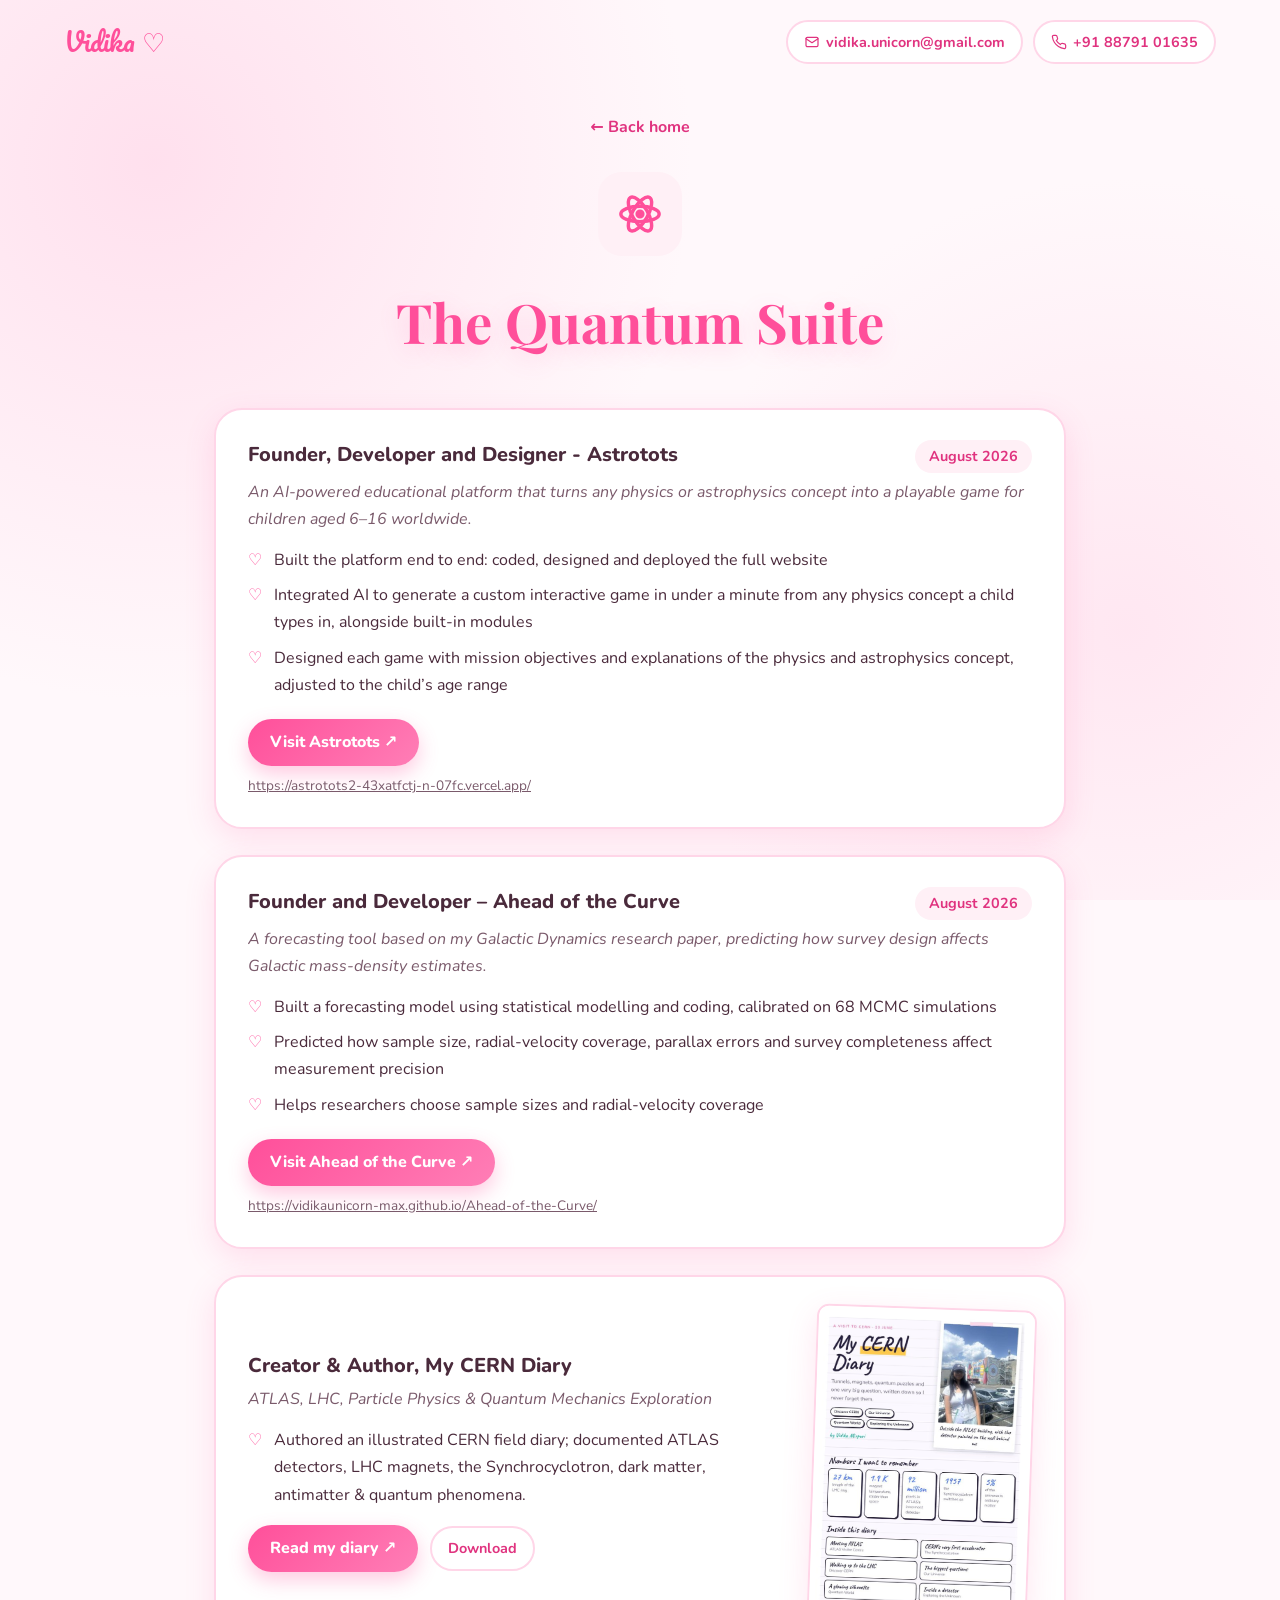
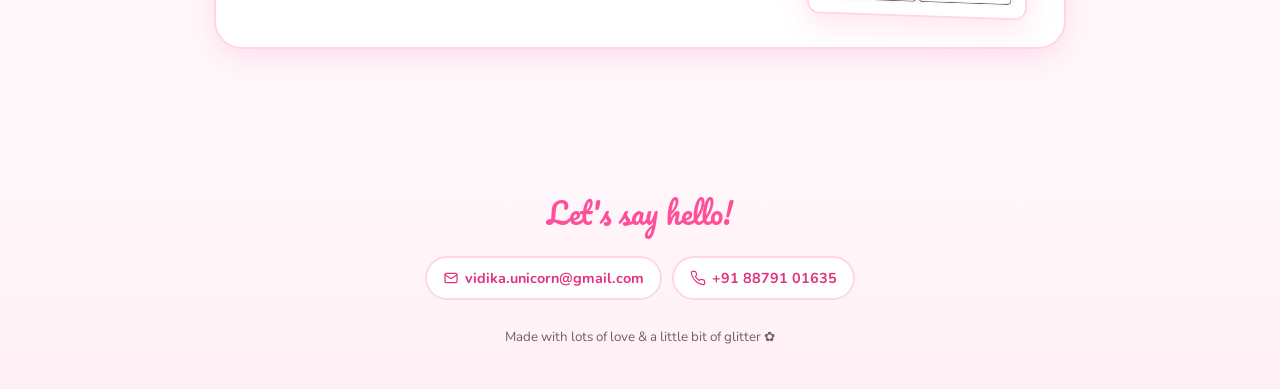
<file: quantum-suite.html>
<!doctype html>
<html lang="en">
<head>
  <meta charset="utf-8">
  <meta name="viewport" content="width=device-width, initial-scale=1">
  <title>The Quantum Suite · Vidika</title>
  <link rel="preconnect" href="https://fonts.googleapis.com">
  <link rel="preconnect" href="https://fonts.gstatic.com" crossorigin>
  <link href="https://fonts.googleapis.com/css2?family=Nunito:ital,wght@0,400;0,700;0,800;1,400;1,800&family=Pacifico&family=Playfair+Display:wght@600;700&display=swap" rel="stylesheet">
  <link rel="stylesheet" href="styles.css">
</head>
<body>
  <header class="nav">
    <a class="nav-logo" href="index.html">Vidika ♡</a>
    <div class="nav-contact">
        <a class="pill" href="mailto:vidika.unicorn@gmail.com"><svg viewBox="0 0 24 24" fill="none" stroke="currentColor" stroke-width="1.8" stroke-linecap="round" stroke-linejoin="round" width="16" height="16" aria-hidden="true"><rect x="3" y="5" width="18" height="14" rx="2"/><path d="m3 7 9 6 9-6"/></svg> vidika.unicorn@gmail.com</a>
        <a class="pill" href="tel:+918879101635"><svg viewBox="0 0 24 24" fill="none" stroke="currentColor" stroke-width="1.8" stroke-linecap="round" stroke-linejoin="round" width="16" height="16" aria-hidden="true"><path d="M22 16.9v3a2 2 0 0 1-2.2 2 19.8 19.8 0 0 1-8.6-3.1 19.5 19.5 0 0 1-6-6A19.8 19.8 0 0 1 2.1 4.2 2 2 0 0 1 4.1 2h3a2 2 0 0 1 2 1.7c.1.9.4 1.8.7 2.7a2 2 0 0 1-.5 2.1L8 9.8a16 16 0 0 0 6 6l1.3-1.3a2 2 0 0 1 2.1-.4c.9.3 1.8.6 2.7.7a2 2 0 0 1 1.7 2z"/></svg> +91 88791 01635</a>
      </div>
  </header>

  <main class="page">
    <a class="back" href="index.html">← Back home</a>
    <span class="tab-icon"><svg viewBox="0 0 24 24" fill="none" stroke="currentColor" stroke-width="1.8" stroke-linecap="round" stroke-linejoin="round" aria-hidden="true"><circle cx="12" cy="12" r="1.5" fill="currentColor"/><ellipse cx="12" cy="12" rx="10" ry="4"/><ellipse cx="12" cy="12" rx="10" ry="4" transform="rotate(60 12 12)"/><ellipse cx="12" cy="12" rx="10" ry="4" transform="rotate(120 12 12)"/></svg></span>
    <h1 class="section-title">The Quantum Suite</h1>
    <div class="exp-list">
      <article class="exp-card">
        <div class="exp-head">
          <h2 class="exp-title">Founder, Developer and Designer - Astrotots</h2>
          <span class="exp-date">August 2026</span>
        </div>
        <p class="exp-sub">An AI-powered educational platform that turns any physics or astrophysics concept into a playable game for children aged 6–16 worldwide.</p>
        <ul class="exp-points">
          <li>Built the platform end to end: coded, designed and deployed the full website</li>
          <li>Integrated AI to generate a custom interactive game in under a minute from any physics concept a child types in, alongside built-in modules</li>
          <li>Designed each game with mission objectives and explanations of the physics and astrophysics concept, adjusted to the child’s age range</li>
        </ul>
        <a class="exp-link" href="https://astrotots2-43xatfctj-n-07fc.vercel.app/" target="_blank" rel="noopener">Visit Astrotots ↗</a>
        <p class="exp-url"><a href="https://astrotots2-43xatfctj-n-07fc.vercel.app/" target="_blank" rel="noopener">https://astrotots2-43xatfctj-n-07fc.vercel.app/</a></p>
      </article>
      <article class="exp-card">
        <div class="exp-head">
          <h2 class="exp-title">Founder and Developer – Ahead of the Curve</h2>
          <span class="exp-date">August 2026</span>
        </div>
        <p class="exp-sub">A forecasting tool based on my Galactic Dynamics research paper, predicting how survey design affects Galactic mass-density estimates.</p>
        <ul class="exp-points">
          <li>Built a forecasting model using statistical modelling and coding, calibrated on 68 MCMC simulations</li>
          <li>Predicted how sample size, radial-velocity coverage, parallax errors and survey completeness affect measurement precision</li>
          <li>Helps researchers choose sample sizes and radial-velocity coverage</li>
        </ul>
        <a class="exp-link" href="https://vidikaunicorn-max.github.io/Ahead-of-the-Curve/" target="_blank" rel="noopener">Visit Ahead of the Curve ↗</a>
        <p class="exp-url"><a href="https://vidikaunicorn-max.github.io/Ahead-of-the-Curve/" target="_blank" rel="noopener">https://vidikaunicorn-max.github.io/Ahead-of-the-Curve/</a></p>
      </article>
      <article class="exp-card cover-card">
        <div class="cover-text">
          <h2 class="exp-title">Creator &amp; Author, My CERN Diary</h2>
          <p class="exp-sub">ATLAS, LHC, Particle Physics &amp; Quantum Mechanics Exploration</p>
          <ul class="exp-points">
            <li>Authored an illustrated CERN field diary; documented ATLAS detectors, LHC magnets, the Synchrocyclotron, dark matter, antimatter &amp; quantum phenomena.</li>
          </ul>
          <div class="doc-actions">
            <a class="exp-link" href="docs/My-CERN-Diary-Vidika-Mirpuri.pdf" target="_blank" rel="noopener">Read my diary ↗</a>
            <a class="pill" href="docs/My-CERN-Diary-Vidika-Mirpuri.pdf" download>Download</a>
          </div>
        </div>
        <a class="cover-img" href="docs/My-CERN-Diary-Vidika-Mirpuri.pdf" target="_blank" rel="noopener">
          <img src="images/qs/cern-diary-cover.jpg" alt="Cover page of My CERN Diary by Vidika Mirpuri" loading="lazy">
        </a>
      </article>
    </div>
  </main>

  <footer class="footer" id="contact">
    <h2>Let's say hello!</h2>
    <div class="nav-contact">
        <a class="pill" href="mailto:vidika.unicorn@gmail.com"><svg viewBox="0 0 24 24" fill="none" stroke="currentColor" stroke-width="1.8" stroke-linecap="round" stroke-linejoin="round" width="16" height="16" aria-hidden="true"><rect x="3" y="5" width="18" height="14" rx="2"/><path d="m3 7 9 6 9-6"/></svg> vidika.unicorn@gmail.com</a>
        <a class="pill" href="tel:+918879101635"><svg viewBox="0 0 24 24" fill="none" stroke="currentColor" stroke-width="1.8" stroke-linecap="round" stroke-linejoin="round" width="16" height="16" aria-hidden="true"><path d="M22 16.9v3a2 2 0 0 1-2.2 2 19.8 19.8 0 0 1-8.6-3.1 19.5 19.5 0 0 1-6-6A19.8 19.8 0 0 1 2.1 4.2 2 2 0 0 1 4.1 2h3a2 2 0 0 1 2 1.7c.1.9.4 1.8.7 2.7a2 2 0 0 1-.5 2.1L8 9.8a16 16 0 0 0 6 6l1.3-1.3a2 2 0 0 1 2.1-.4c.9.3 1.8.6 2.7.7a2 2 0 0 1 1.7 2z"/></svg> +91 88791 01635</a>
      </div>
    <small>Made with lots of love &amp; a little bit of glitter ✿</small>
  </footer>
</body>
</html>
</file>
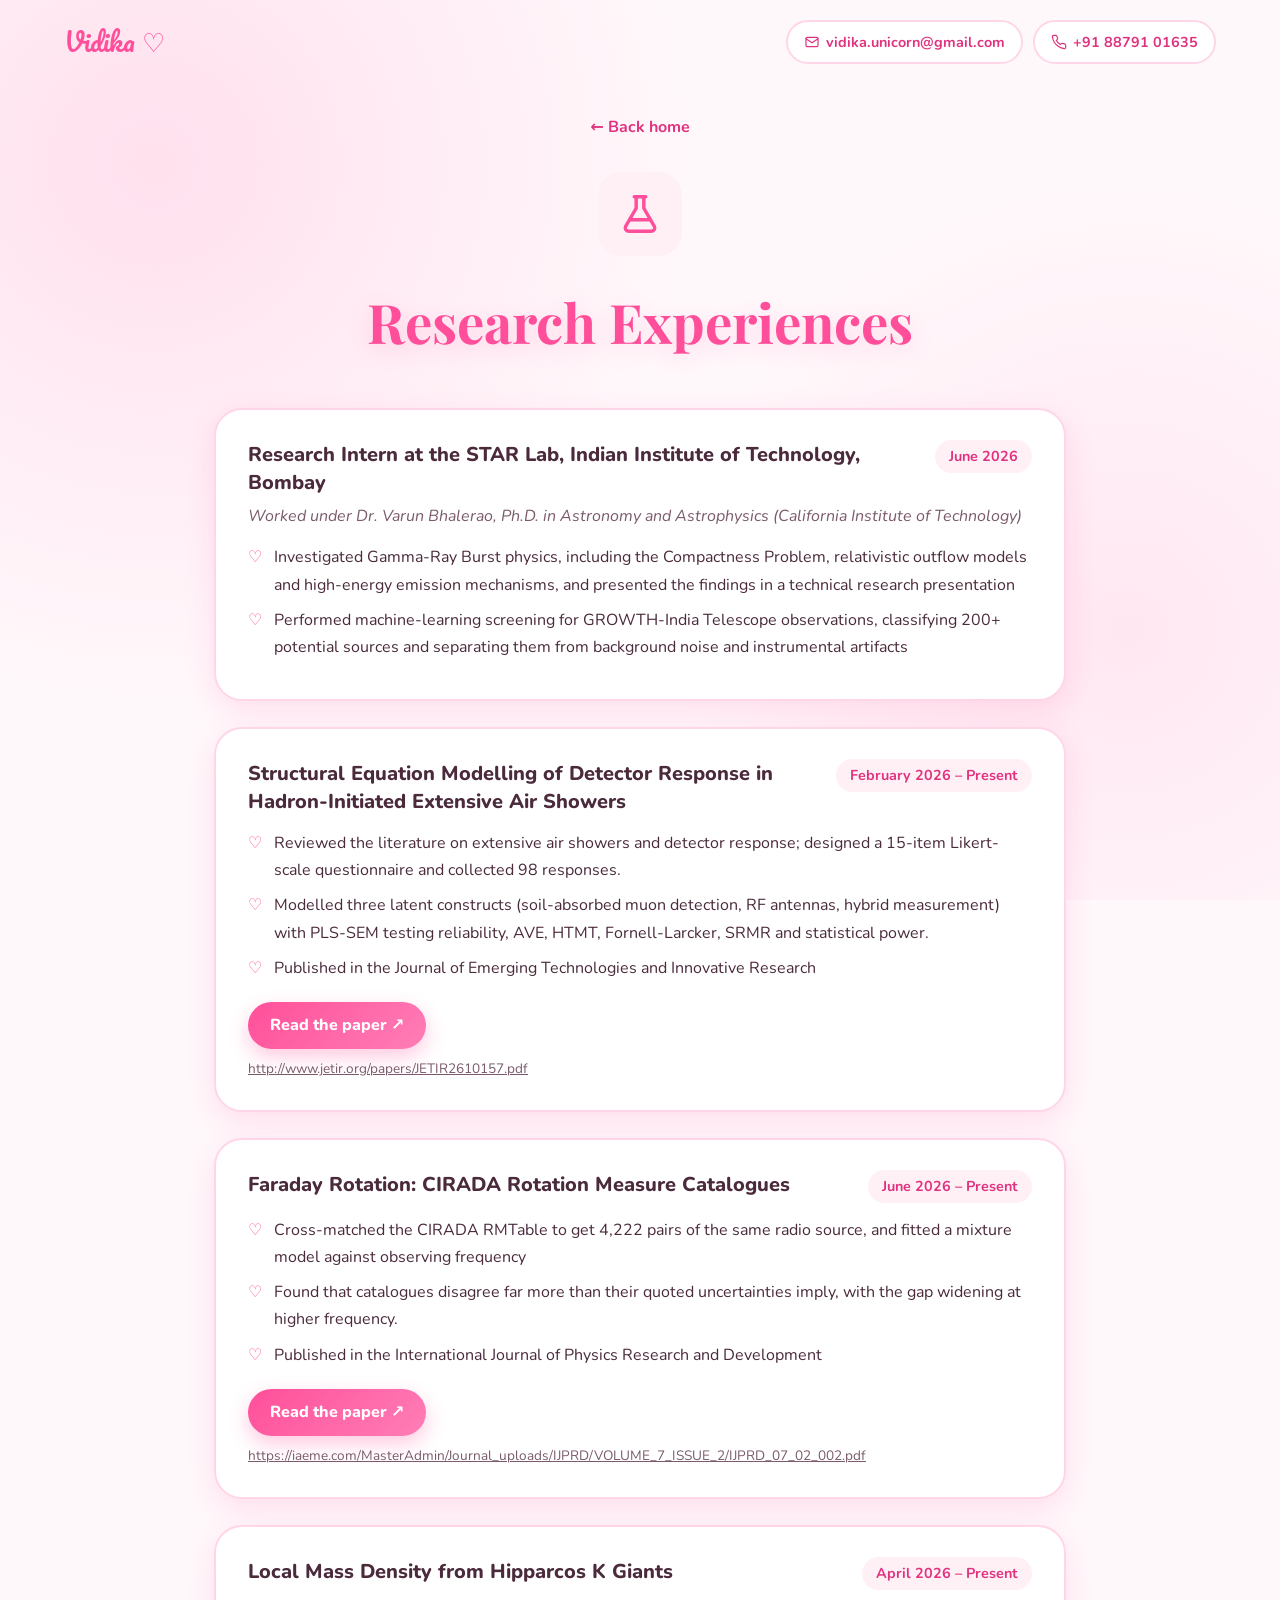
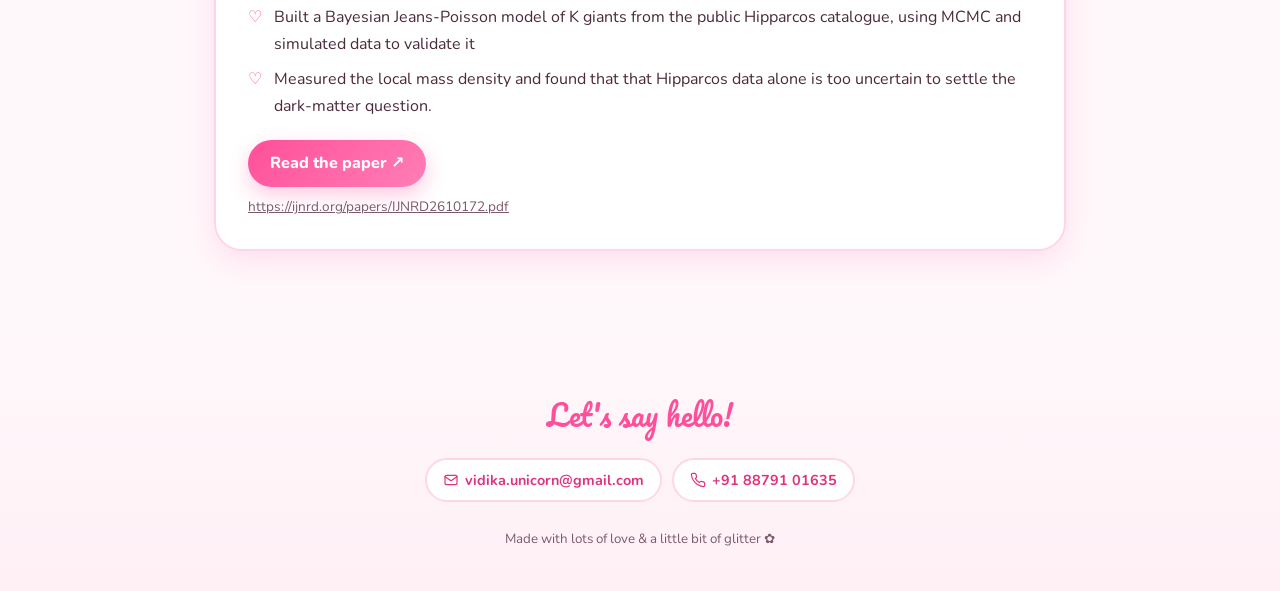
<file: research.html>
<!doctype html>
<html lang="en">
<head>
  <meta charset="utf-8">
  <meta name="viewport" content="width=device-width, initial-scale=1">
  <title>Research Experiences · Vidika</title>
  <link rel="preconnect" href="https://fonts.googleapis.com">
  <link rel="preconnect" href="https://fonts.gstatic.com" crossorigin>
  <link href="https://fonts.googleapis.com/css2?family=Nunito:ital,wght@0,400;0,700;0,800;1,400;1,800&family=Pacifico&family=Playfair+Display:wght@600;700&display=swap" rel="stylesheet">
  <link rel="stylesheet" href="styles.css">
</head>
<body>
  <header class="nav">
    <a class="nav-logo" href="index.html">Vidika ♡</a>
    <div class="nav-contact">
        <a class="pill" href="mailto:vidika.unicorn@gmail.com"><svg viewBox="0 0 24 24" fill="none" stroke="currentColor" stroke-width="1.8" stroke-linecap="round" stroke-linejoin="round" width="16" height="16" aria-hidden="true"><rect x="3" y="5" width="18" height="14" rx="2"/><path d="m3 7 9 6 9-6"/></svg> vidika.unicorn@gmail.com</a>
        <a class="pill" href="tel:+918879101635"><svg viewBox="0 0 24 24" fill="none" stroke="currentColor" stroke-width="1.8" stroke-linecap="round" stroke-linejoin="round" width="16" height="16" aria-hidden="true"><path d="M22 16.9v3a2 2 0 0 1-2.2 2 19.8 19.8 0 0 1-8.6-3.1 19.5 19.5 0 0 1-6-6A19.8 19.8 0 0 1 2.1 4.2 2 2 0 0 1 4.1 2h3a2 2 0 0 1 2 1.7c.1.9.4 1.8.7 2.7a2 2 0 0 1-.5 2.1L8 9.8a16 16 0 0 0 6 6l1.3-1.3a2 2 0 0 1 2.1-.4c.9.3 1.8.6 2.7.7a2 2 0 0 1 1.7 2z"/></svg> +91 88791 01635</a>
      </div>
  </header>

  <main class="page">
    <a class="back" href="index.html">← Back home</a>
    <span class="tab-icon"><svg viewBox="0 0 24 24" fill="none" stroke="currentColor" stroke-width="1.8" stroke-linecap="round" stroke-linejoin="round" aria-hidden="true"><path d="M9 3h6"/><path d="M10 3v6L4.5 18.5A1.7 1.7 0 0 0 6 21h12a1.7 1.7 0 0 0 1.5-2.5L14 9V3"/><path d="M7 15h10"/></svg></span>
    <h1 class="section-title">Research Experiences</h1>
    <div class="exp-list">
      <article class="exp-card">
        <div class="exp-head">
          <h2 class="exp-title">Research Intern at the STAR Lab, Indian Institute of Technology, Bombay</h2>
          <span class="exp-date">June 2026</span>
        </div>
        <p class="exp-sub">Worked under Dr. Varun Bhalerao, Ph.D. in Astronomy and Astrophysics (California Institute of Technology)</p>
        <ul class="exp-points">
          <li>Investigated Gamma-Ray Burst physics, including the Compactness Problem, relativistic outflow models and high-energy emission mechanisms, and presented the findings in a technical research presentation</li>
          <li>Performed machine-learning screening for GROWTH-India Telescope observations, classifying 200+ potential sources and separating them from background noise and instrumental artifacts</li>
        </ul>
      </article>
      <article class="exp-card">
        <div class="exp-head">
          <h2 class="exp-title">Structural Equation Modelling of Detector Response in Hadron-Initiated Extensive Air Showers</h2>
          <span class="exp-date">February 2026 – Present</span>
        </div>
        <ul class="exp-points">
          <li>Reviewed the literature on extensive air showers and detector response; designed a 15-item Likert-scale questionnaire and collected 98 responses.</li>
          <li>Modelled three latent constructs (soil-absorbed muon detection, RF antennas, hybrid measurement) with PLS-SEM testing reliability, AVE, HTMT, Fornell-Larcker, SRMR and statistical power.</li>
          <li>Published in the Journal of Emerging Technologies and Innovative Research</li>
        </ul>
        <a class="exp-link" href="http://www.jetir.org/papers/JETIR2610157.pdf" target="_blank" rel="noopener">Read the paper ↗</a>
        <p class="exp-url"><a href="http://www.jetir.org/papers/JETIR2610157.pdf" target="_blank" rel="noopener">http://www.jetir.org/papers/JETIR2610157.pdf</a></p>
      </article>
      <article class="exp-card">
        <div class="exp-head">
          <h2 class="exp-title">Faraday Rotation: CIRADA Rotation Measure Catalogues</h2>
          <span class="exp-date">June 2026 – Present</span>
        </div>
        <ul class="exp-points">
          <li>Cross-matched the CIRADA RMTable to get 4,222 pairs of the same radio source, and fitted a mixture model against observing frequency</li>
          <li>Found that catalogues disagree far more than their quoted uncertainties imply, with the gap widening at higher frequency.</li>
          <li>Published in the International Journal of Physics Research and Development</li>
        </ul>
        <a class="exp-link" href="https://iaeme.com/MasterAdmin/Journal_uploads/IJPRD/VOLUME_7_ISSUE_2/IJPRD_07_02_002.pdf" target="_blank" rel="noopener">Read the paper ↗</a>
        <p class="exp-url"><a href="https://iaeme.com/MasterAdmin/Journal_uploads/IJPRD/VOLUME_7_ISSUE_2/IJPRD_07_02_002.pdf" target="_blank" rel="noopener">https://iaeme.com/MasterAdmin/Journal_uploads/IJPRD/VOLUME_7_ISSUE_2/IJPRD_07_02_002.pdf</a></p>
      </article>
      <article class="exp-card">
        <div class="exp-head">
          <h2 class="exp-title">Local Mass Density from Hipparcos K Giants</h2>
          <span class="exp-date">April 2026 – Present</span>
        </div>
        <ul class="exp-points">
          <li>Built a Bayesian Jeans-Poisson model of K giants from the public Hipparcos catalogue, using MCMC and simulated data to validate it</li>
          <li>Measured the local mass density and found that that Hipparcos data alone is too uncertain to settle the dark-matter question.</li>
        </ul>
        <a class="exp-link" href="https://ijnrd.org/papers/IJNRD2610172.pdf" target="_blank" rel="noopener">Read the paper ↗</a>
        <p class="exp-url"><a href="https://ijnrd.org/papers/IJNRD2610172.pdf" target="_blank" rel="noopener">https://ijnrd.org/papers/IJNRD2610172.pdf</a></p>
      </article>
    </div>
  </main>

  <footer class="footer" id="contact">
    <h2>Let's say hello!</h2>
    <div class="nav-contact">
        <a class="pill" href="mailto:vidika.unicorn@gmail.com"><svg viewBox="0 0 24 24" fill="none" stroke="currentColor" stroke-width="1.8" stroke-linecap="round" stroke-linejoin="round" width="16" height="16" aria-hidden="true"><rect x="3" y="5" width="18" height="14" rx="2"/><path d="m3 7 9 6 9-6"/></svg> vidika.unicorn@gmail.com</a>
        <a class="pill" href="tel:+918879101635"><svg viewBox="0 0 24 24" fill="none" stroke="currentColor" stroke-width="1.8" stroke-linecap="round" stroke-linejoin="round" width="16" height="16" aria-hidden="true"><path d="M22 16.9v3a2 2 0 0 1-2.2 2 19.8 19.8 0 0 1-8.6-3.1 19.5 19.5 0 0 1-6-6A19.8 19.8 0 0 1 2.1 4.2 2 2 0 0 1 4.1 2h3a2 2 0 0 1 2 1.7c.1.9.4 1.8.7 2.7a2 2 0 0 1-.5 2.1L8 9.8a16 16 0 0 0 6 6l1.3-1.3a2 2 0 0 1 2.1-.4c.9.3 1.8.6 2.7.7a2 2 0 0 1 1.7 2z"/></svg> +91 88791 01635</a>
      </div>
    <small>Made with lots of love &amp; a little bit of glitter ✿</small>
  </footer>
</body>
</html>
</file>
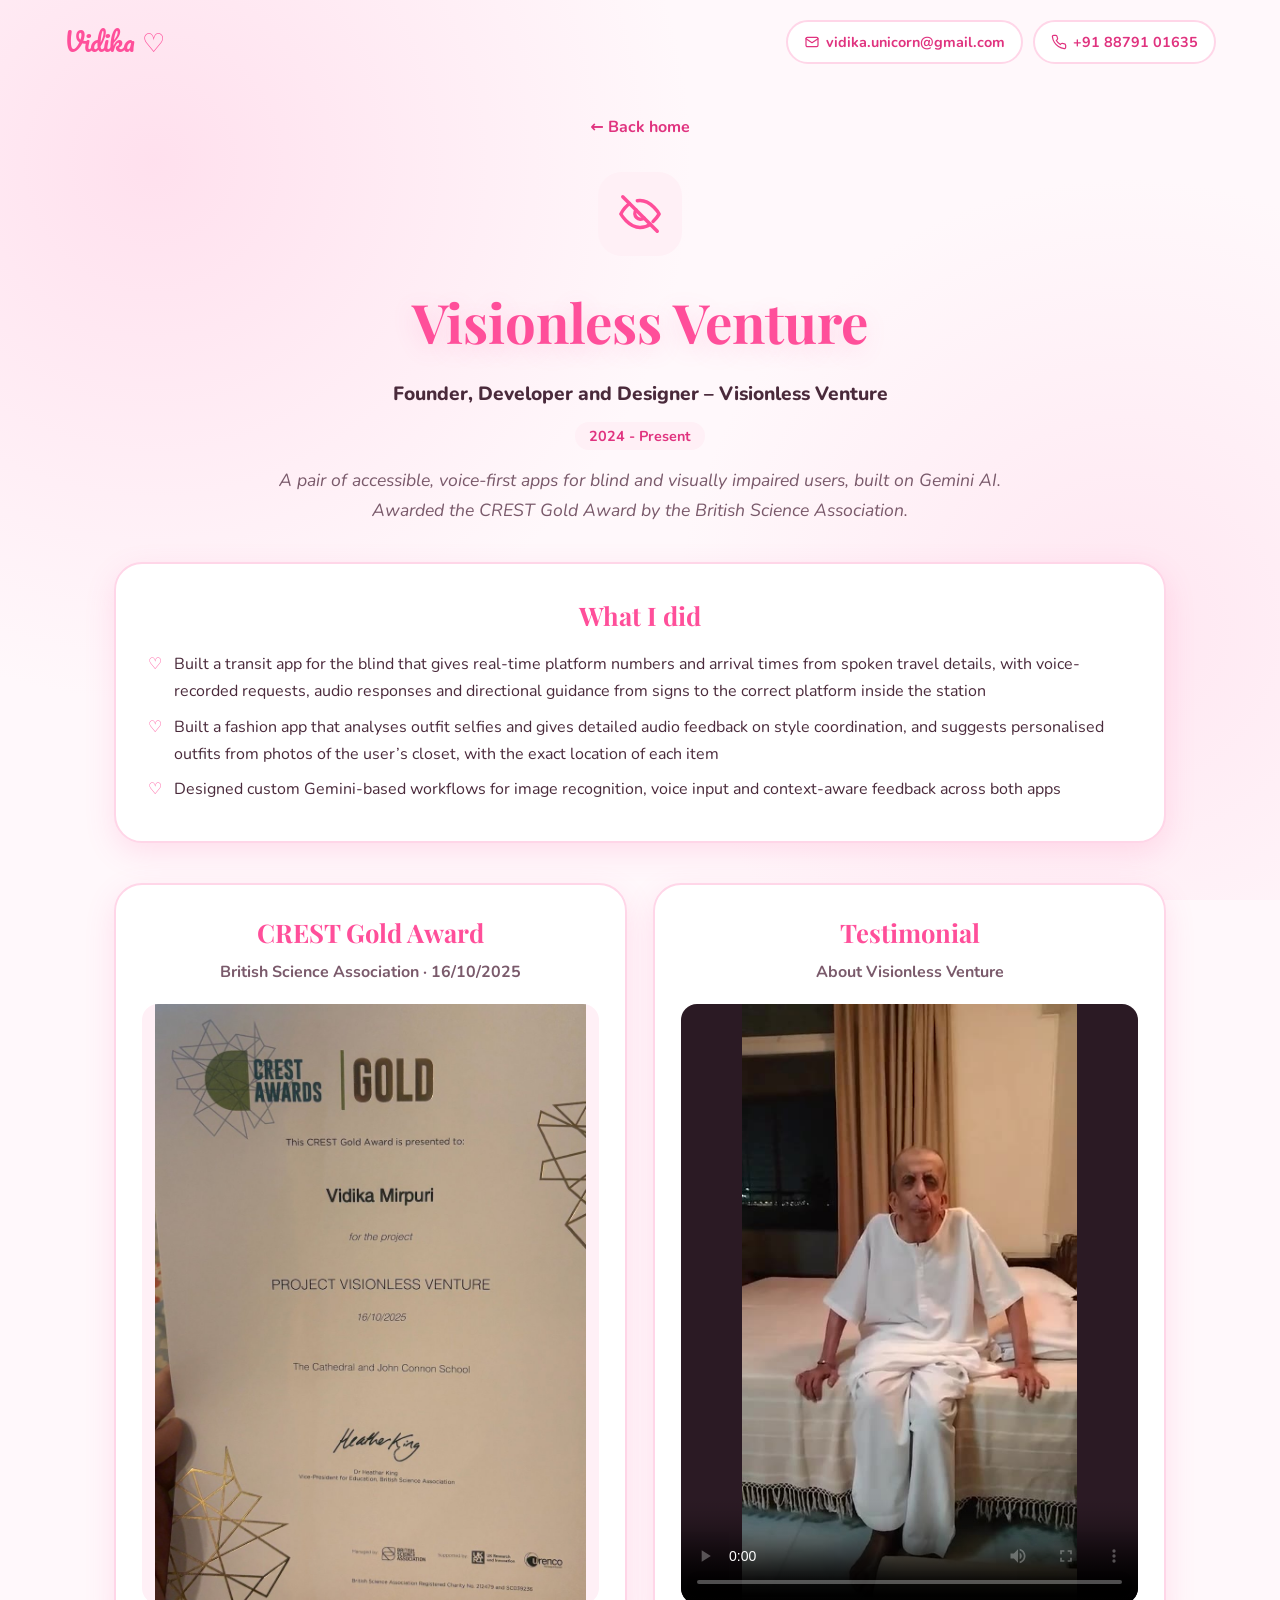
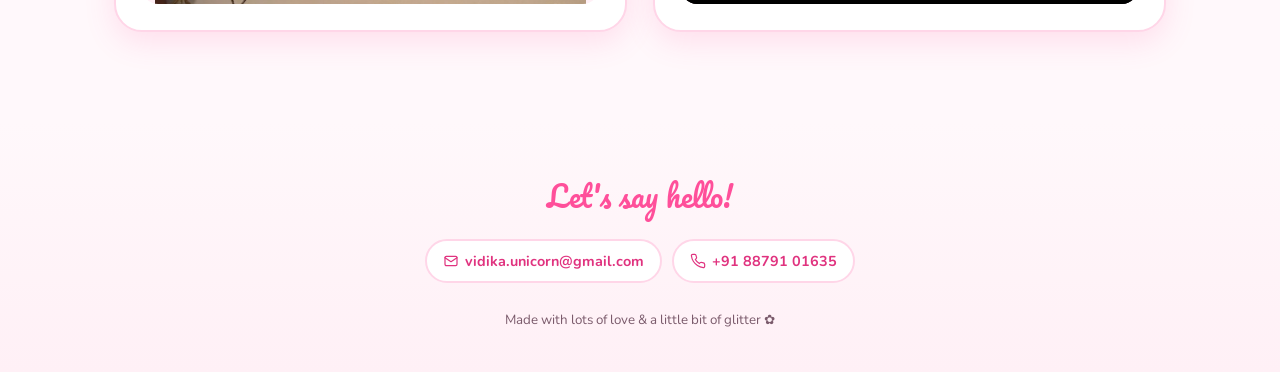
<file: visionless-venture.html>
<!doctype html>
<html lang="en">
<head>
  <meta charset="utf-8">
  <meta name="viewport" content="width=device-width, initial-scale=1">
  <title>Visionless Venture · Vidika</title>
  <link rel="preconnect" href="https://fonts.googleapis.com">
  <link rel="preconnect" href="https://fonts.gstatic.com" crossorigin>
  <link href="https://fonts.googleapis.com/css2?family=Nunito:ital,wght@0,400;0,700;0,800;1,400;1,800&family=Pacifico&family=Playfair+Display:wght@600;700&display=swap" rel="stylesheet">
  <link rel="stylesheet" href="styles.css">
</head>
<body>
  <header class="nav">
    <a class="nav-logo" href="index.html">Vidika ♡</a>
    <div class="nav-contact">
        <a class="pill" href="mailto:vidika.unicorn@gmail.com"><svg viewBox="0 0 24 24" fill="none" stroke="currentColor" stroke-width="1.8" stroke-linecap="round" stroke-linejoin="round" width="16" height="16" aria-hidden="true"><rect x="3" y="5" width="18" height="14" rx="2"/><path d="m3 7 9 6 9-6"/></svg> vidika.unicorn@gmail.com</a>
        <a class="pill" href="tel:+918879101635"><svg viewBox="0 0 24 24" fill="none" stroke="currentColor" stroke-width="1.8" stroke-linecap="round" stroke-linejoin="round" width="16" height="16" aria-hidden="true"><path d="M22 16.9v3a2 2 0 0 1-2.2 2 19.8 19.8 0 0 1-8.6-3.1 19.5 19.5 0 0 1-6-6A19.8 19.8 0 0 1 2.1 4.2 2 2 0 0 1 4.1 2h3a2 2 0 0 1 2 1.7c.1.9.4 1.8.7 2.7a2 2 0 0 1-.5 2.1L8 9.8a16 16 0 0 0 6 6l1.3-1.3a2 2 0 0 1 2.1-.4c.9.3 1.8.6 2.7.7a2 2 0 0 1 1.7 2z"/></svg> +91 88791 01635</a>
      </div>
  </header>

  <main class="page page-wide">
    <a class="back" href="index.html">← Back home</a>
    <span class="tab-icon"><svg viewBox="0 0 24 24" fill="none" stroke="currentColor" stroke-width="1.8" stroke-linecap="round" stroke-linejoin="round" aria-hidden="true"><path d="M3 3l18 18"/><path d="M10.6 5.1A9.9 9.9 0 0 1 12 5c6 0 10 7 10 7a17 17 0 0 1-3.2 3.9"/><path d="M6.6 6.6C3.9 8.4 2 12 2 12s4 7 10 7a9.6 9.6 0 0 0 5.4-1.6"/><path d="M9.9 9.9a3 3 0 0 0 4.2 4.2"/></svg></span>
    <h1 class="section-title">Visionless Venture</h1>
    <p class="page-role">Founder, Developer and Designer – Visionless Venture</p>
    <span class="exp-date">2024 - Present</span>
    <p class="page-tagline">A pair of accessible, voice-first apps for blind and visually impaired users, built on Gemini AI. Awarded the CREST Gold Award by the British Science Association.</p>

    <article class="exp-card lmm-block">
      <h2 class="block-title">What I did</h2>
      <ul class="exp-points">
        <li>Built a transit app for the blind that gives real-time platform numbers and arrival times from spoken travel details, with voice-recorded requests, audio responses and directional guidance from signs to the correct platform inside the station</li>
        <li>Built a fashion app that analyses outfit selfies and gives detailed audio feedback on style coordination, and suggests personalised outfits from photos of the user’s closet, with the exact location of each item</li>
        <li>Designed custom Gemini-based workflows for image recognition, voice input and context-aware feedback across both apps</li>
      </ul>
    </article>

    <div class="media-grid">
      <section class="media-card">
        <h2 class="block-title">CREST Gold Award</h2>
        <p class="media-sub">British Science Association · 16/10/2025</p>
        <a href="images/vv/crest-gold-certificate.jpg" target="_blank" rel="noopener">
          <img src="images/vv/crest-gold-certificate.jpg" alt="CREST Gold Award certificate presented to Vidika Mirpuri for Project Visionless Venture, 16/10/2025" width="918" height="1280" loading="lazy">
        </a>
      </section>

      <section class="media-card">
        <h2 class="block-title">Testimonial</h2>
        <p class="media-sub">About Visionless Venture</p>
        <video controls playsinline preload="metadata" poster="images/vv/testimonial-poster.jpg" width="464" height="832">
          <source src="videos/visionless-venture-testimonial.mp4" type="video/mp4">
          Your browser can’t play this video. <a href="videos/visionless-venture-testimonial.mp4">Download it here.</a>
        </video>
      </section>
    </div>
  </main>

  <footer class="footer" id="contact">
    <h2>Let's say hello!</h2>
    <div class="nav-contact">
        <a class="pill" href="mailto:vidika.unicorn@gmail.com"><svg viewBox="0 0 24 24" fill="none" stroke="currentColor" stroke-width="1.8" stroke-linecap="round" stroke-linejoin="round" width="16" height="16" aria-hidden="true"><rect x="3" y="5" width="18" height="14" rx="2"/><path d="m3 7 9 6 9-6"/></svg> vidika.unicorn@gmail.com</a>
        <a class="pill" href="tel:+918879101635"><svg viewBox="0 0 24 24" fill="none" stroke="currentColor" stroke-width="1.8" stroke-linecap="round" stroke-linejoin="round" width="16" height="16" aria-hidden="true"><path d="M22 16.9v3a2 2 0 0 1-2.2 2 19.8 19.8 0 0 1-8.6-3.1 19.5 19.5 0 0 1-6-6A19.8 19.8 0 0 1 2.1 4.2 2 2 0 0 1 4.1 2h3a2 2 0 0 1 2 1.7c.1.9.4 1.8.7 2.7a2 2 0 0 1-.5 2.1L8 9.8a16 16 0 0 0 6 6l1.3-1.3a2 2 0 0 1 2.1-.4c.9.3 1.8.6 2.7.7a2 2 0 0 1 1.7 2z"/></svg> +91 88791 01635</a>
      </div>
    <small>Made with lots of love &amp; a little bit of glitter ✿</small>
  </footer>
</body>
</html>
</file>
<file: styles.css>
:root {
  --pink: #ff4f9a;
  --pink-deep: #e0337f;
  --pink-soft: #ffd6e8;
  --pink-mist: #fff0f6;
  --bg: #fff8fb;
  --card: #ffffff;
  --text: #4a2a3b;
  --text-soft: #7a5a6b;
  --shadow: 0 10px 30px rgba(255, 79, 154, 0.15);
  --radius: 28px;
}

* { box-sizing: border-box; margin: 0; padding: 0; }

html { scroll-behavior: smooth; }

body {
  font-family: "Nunito", system-ui, sans-serif;
  color: var(--text);
  background: var(--bg);
  background-image:
    radial-gradient(circle at 12% 18%, rgba(255, 214, 232, 0.7) 0, transparent 40%),
    radial-gradient(circle at 88% 70%, rgba(255, 214, 232, 0.5) 0, transparent 35%);
  background-attachment: fixed;
  line-height: 1.7;
  overflow-x: hidden;
}

a { color: inherit; }

/* ---------- Top nav ---------- */
.nav {
  display: flex;
  align-items: center;
  justify-content: space-between;
  gap: 16px;
  max-width: 1200px;
  margin: 0 auto;
  padding: 20px 24px;
}

.nav-logo {
  font-family: "Pacifico", cursive;
  font-size: 1.6rem;
  color: var(--pink);
  text-decoration: none;
}

.nav-contact {
  display: flex;
  gap: 10px;
  flex-wrap: wrap;
}

.pill {
  display: inline-flex;
  align-items: center;
  gap: 6px;
  padding: 8px 16px;
  border-radius: 999px;
  background: var(--card);
  border: 2px solid var(--pink-soft);
  font-size: 0.9rem;
  font-weight: 700;
  color: var(--pink-deep);
  text-decoration: none;
  transition: transform 0.2s, border-color 0.2s;
}
.pill:hover { transform: translateY(-2px); border-color: var(--pink); }

/* ---------- Hero ---------- */
.hero {
  display: grid;
  grid-template-columns: 1.3fr 1fr;
  align-items: center;
  gap: 48px;
  max-width: 1200px;
  margin: 0 auto;
  padding: 40px 24px 80px;
}

.hello {
  font-family: "Pacifico", cursive;
  font-size: 1.6rem;
  color: var(--pink-deep);
}

.name {
  font-family: "Playfair Display", serif;
  font-size: clamp(3.5rem, 9vw, 7rem);
  line-height: 1.05;
  letter-spacing: 0.08em;
  color: var(--pink);
  text-shadow: 0 6px 24px rgba(255, 79, 154, 0.25);
  margin: 4px 0 32px;
}

.quote {
  border-left: 4px solid var(--pink);
  padding: 4px 0 4px 20px;
  margin-bottom: 28px;
  font-style: italic;
}
.quote p { font-size: 1.25rem; }
.quote cite { color: var(--text-soft); font-size: 1rem; }

.intro p { font-size: 1.15rem; margin-bottom: 18px; }

.welcome {
  font-weight: 800;
  font-style: italic;
  color: var(--pink);
  font-size: 1.2rem;
}

.hero-right {
  display: flex;
  flex-direction: column;
  align-items: center;
  gap: 40px;
}

.photo-wrap { position: relative; width: min(380px, 80vw); }

.photo {
  width: 100%;
  aspect-ratio: 4 / 5;
  border-radius: 50%;
  border: 6px solid var(--pink);
  box-shadow: 0 0 0 10px var(--pink-mist), var(--shadow);
  overflow: hidden;
  background: linear-gradient(160deg, var(--pink-mist), var(--pink-soft));
}
.photo img {
  width: 100%;
  height: 100%;
  object-fit: cover;
  display: block;
}

.sparkle {
  position: absolute;
  color: var(--pink);
  animation: twinkle 2.4s ease-in-out infinite;
  pointer-events: none;
}
.sparkle svg { width: 100%; height: 100%; fill: currentColor; }
.s1 { width: 34px; height: 34px; top: 4%; left: -10%; }
.s2 { width: 22px; height: 22px; top: -4%; right: 2%; animation-delay: 0.6s; }
.s3 { width: 28px; height: 28px; bottom: 2%; right: -6%; animation-delay: 1.2s; }
.s4 { width: 18px; height: 18px; bottom: 18%; left: -6%; animation-delay: 1.8s; }
.heart { color: #ff8fc0; }

@keyframes twinkle {
  0%, 100% { transform: scale(1) rotate(0deg); opacity: 1; }
  50% { transform: scale(0.7) rotate(20deg); opacity: 0.6; }
}

.btn {
  display: inline-flex;
  align-items: center;
  justify-content: center;
  gap: 12px;
  width: min(380px, 80vw);
  padding: 20px 28px;
  border-radius: 999px;
  background: linear-gradient(135deg, var(--pink), #ff7eb6);
  color: #fff;
  font-weight: 800;
  font-size: 1.2rem;
  letter-spacing: 0.08em;
  text-decoration: none;
  box-shadow: 0 12px 30px rgba(255, 79, 154, 0.35);
  transition: transform 0.2s, box-shadow 0.2s;
}
.btn:hover { transform: translateY(-3px); box-shadow: 0 16px 36px rgba(255, 79, 154, 0.45); }
.btn svg { width: 26px; height: 26px; }

/* ---------- Explore tabs ---------- */
.explore {
  max-width: 1200px;
  margin: 0 auto;
  padding: 40px 24px 90px;
  text-align: center;
}

.section-title {
  font-family: "Playfair Display", serif;
  font-size: clamp(2.2rem, 5vw, 3.4rem);
  color: var(--pink);
  text-shadow: 0 6px 24px rgba(255, 79, 154, 0.2);
}

.section-sub {
  max-width: 760px;
  margin: 14px auto 48px;
  font-size: 1.1rem;
  color: var(--text-soft);
}

.tabs {
  display: flex;
  flex-wrap: wrap;
  justify-content: center;
  gap: 28px;
}
.tabs .tab { flex: 0 1 calc((100% - 56px) / 3); }

.tab {
  display: flex;
  flex-direction: column;
  align-items: center;
  gap: 22px;
  padding: 44px 20px;
  background: var(--card);
  border-radius: var(--radius);
  border: 2px solid transparent;
  box-shadow: var(--shadow);
  text-decoration: none;
  transition: transform 0.25s, border-color 0.25s, box-shadow 0.25s;
}
.tab:hover {
  transform: translateY(-6px) rotate(-0.5deg);
  border-color: var(--pink-soft);
  box-shadow: 0 18px 40px rgba(255, 79, 154, 0.25);
}

.tab-icon {
  display: grid;
  place-items: center;
  width: 84px;
  height: 84px;
  border-radius: 24px;
  background: var(--pink-mist);
  color: var(--pink);
}
.tab-icon svg { width: 46px; height: 46px; }

.tab-title {
  font-size: 1.35rem;
  font-weight: 800;
  color: var(--text);
}

/* ---------- Inner pages ---------- */
.page {
  max-width: 900px;
  margin: 0 auto;
  padding: 30px 24px 90px;
  text-align: center;
}

.page .tab-icon { margin: 0 auto 20px; }

.back {
  display: inline-block;
  margin-bottom: 30px;
  font-weight: 700;
  color: var(--pink-deep);
  text-decoration: none;
}
.back:hover { text-decoration: underline; }

.coming-soon {
  margin-top: 40px;
  padding: 50px 24px;
  background: var(--card);
  border: 2px dashed var(--pink-soft);
  border-radius: var(--radius);
  box-shadow: var(--shadow);
  font-size: 1.15rem;
  color: var(--text-soft);
}
.coming-soon strong {
  display: block;
  font-family: "Pacifico", cursive;
  font-weight: 400;
  font-size: 1.7rem;
  color: var(--pink);
  margin-bottom: 8px;
}

/* ---------- Footer ---------- */
.footer {
  text-align: center;
  padding: 50px 24px 40px;
  background: linear-gradient(180deg, transparent, var(--pink-mist));
}
.footer h2 {
  font-family: "Pacifico", cursive;
  font-weight: 400;
  color: var(--pink);
  font-size: 1.8rem;
  margin-bottom: 18px;
}
.footer .nav-contact { justify-content: center; }
.footer small { display: block; margin-top: 26px; color: var(--text-soft); }

/* ---------- Responsive ---------- */
@media (max-width: 900px) {
  .hero { grid-template-columns: 1fr; text-align: left; padding-top: 10px; }
  .hero-right { order: -1; }
  .tabs .tab { flex-basis: calc((100% - 28px) / 2); }
}

@media (max-width: 560px) {
  .nav { flex-direction: column; }
  .nav-contact { justify-content: center; }
  .tabs { gap: 18px; }
  .tabs .tab { flex-basis: 100%; }
  .tab { padding: 32px 16px; }
}

@media (prefers-reduced-motion: reduce) {
  .sparkle { animation: none; }
  .tab, .btn, .pill { transition: none; }
}

/* ---------- Scroll cue ---------- */
.scroll-cue {
  position: fixed;
  left: 50%;
  bottom: 22px;
  z-index: 10;
  display: flex;
  flex-direction: column;
  align-items: center;
  gap: 2px;
  padding: 10px 22px 8px;
  border-radius: 999px;
  background: rgba(255, 255, 255, 0.92);
  border: 2px solid var(--pink-soft);
  box-shadow: var(--shadow);
  color: var(--pink-deep);
  font-weight: 800;
  font-size: 0.95rem;
  text-decoration: none;
  white-space: nowrap;
  transform: translateX(-50%);
  animation: bounce 1.8s ease-in-out infinite;
  transition: opacity 0.3s, visibility 0.3s;
}
.scroll-cue svg { width: 22px; height: 22px; }
.scroll-cue.hidden { opacity: 0; visibility: hidden; }

@keyframes bounce {
  0%, 100% { transform: translate(-50%, 0); }
  50% { transform: translate(-50%, -8px); }
}

@media (max-width: 560px) {
  .scroll-cue { bottom: 16px; padding: 8px 18px 6px; font-size: 0.85rem; }
}

@media (prefers-reduced-motion: reduce) {
  .scroll-cue { animation: none; }
}

/* ---------- Experience cards ---------- */
.exp-list {
  display: flex;
  flex-direction: column;
  gap: 26px;
  margin-top: 40px;
  text-align: left;
}

.exp-card {
  padding: 30px 32px;
  background: var(--card);
  border-radius: var(--radius);
  border: 2px solid var(--pink-soft);
  box-shadow: var(--shadow);
}

.exp-head {
  display: flex;
  justify-content: space-between;
  align-items: baseline;
  gap: 8px 20px;
  flex-wrap: wrap;
}

.exp-title {
  flex: 1 1 320px;
  font-size: 1.25rem;
  font-weight: 800;
  line-height: 1.4;
  color: var(--text);
}

.exp-date {
  padding: 4px 14px;
  border-radius: 999px;
  background: var(--pink-mist);
  color: var(--pink-deep);
  font-size: 0.9rem;
  font-weight: 700;
  white-space: nowrap;
}

.exp-sub {
  margin-top: 6px;
  font-style: italic;
  color: var(--text-soft);
}

.exp-points {
  margin: 14px 0 0;
  padding-left: 0;
  list-style: none;
}
.exp-points li {
  position: relative;
  padding-left: 26px;
  margin-bottom: 8px;
}
.exp-points li::before {
  content: "♡";
  position: absolute;
  left: 0;
  color: var(--pink);
  font-weight: 800;
}

.exp-link {
  display: inline-block;
  margin-top: 12px;
  padding: 10px 22px;
  border-radius: 999px;
  background: linear-gradient(135deg, var(--pink), #ff7eb6);
  color: #fff;
  font-weight: 800;
  text-decoration: none;
  box-shadow: 0 8px 20px rgba(255, 79, 154, 0.3);
  transition: transform 0.2s;
}
.exp-link:hover { transform: translateY(-2px); }

.exp-url {
  margin-top: 8px;
  font-size: 0.85rem;
  overflow-wrap: anywhere;
}
.exp-url a { color: var(--text-soft); }

@media (max-width: 560px) {
  .exp-card { padding: 24px 20px; }
}

/* ---------- Project pages ---------- */
.page-wide { max-width: 1100px; }

.page-role {
  margin: 10px 0 12px;
  font-size: 1.2rem;
  font-weight: 800;
}

.page-tagline {
  max-width: 760px;
  margin: 16px auto 0;
  font-size: 1.1rem;
  font-style: italic;
  color: var(--text-soft);
}

.gallery {
  display: grid;
  grid-template-columns: 1fr 1fr 0.75fr;
  gap: 18px;
  margin: 40px 0;
}
.gallery figure { margin: 0; }
.gallery img {
  width: 100%;
  height: 340px;
  object-fit: cover;
  display: block;
  border-radius: 22px;
  border: 4px solid #fff;
  box-shadow: var(--shadow);
}
.gallery .g-tall img { object-position: center 20%; }

.block-title {
  font-family: "Playfair Display", serif;
  font-size: 1.6rem;
  color: var(--pink);
  margin-bottom: 4px;
}

.lmm-block { text-align: left; }
.page-tagline + .exp-card { margin-top: 36px; }
.lmm-block .block-title { text-align: center; margin-bottom: 14px; }

.lmm-section { margin-top: 70px; }

.section-title.small { font-size: clamp(1.9rem, 4vw, 2.6rem); }

.toy-grid {
  display: grid;
  grid-template-columns: repeat(3, 1fr);
  gap: 22px;
  text-align: left;
}

.toy-card {
  display: flex;
  flex-direction: column;
  gap: 12px;
  padding: 26px 24px;
  background: var(--card);
  border-radius: var(--radius);
  border: 2px solid var(--pink-soft);
  box-shadow: var(--shadow);
}

.toy-head { display: flex; align-items: center; gap: 14px; }
.toy-head h3 { font-size: 1.2rem; font-weight: 800; line-height: 1.3; }

.toy-num {
  flex: none;
  display: grid;
  place-items: center;
  width: 42px;
  height: 42px;
  border-radius: 50%;
  background: linear-gradient(135deg, var(--pink), #ff7eb6);
  color: #fff;
  font-weight: 800;
  font-size: 1.1rem;
}

.toy-tag { font-size: 0.9rem; color: var(--text-soft); }

.toy-chip {
  padding: 8px 14px;
  border-radius: 16px;
  background: var(--pink-mist);
  color: var(--pink-deep);
  font-size: 0.88rem;
  font-weight: 700;
  text-align: center;
}

.toy-mat { margin-top: auto; font-size: 0.92rem; color: var(--text-soft); }
.toy-mat strong { color: var(--text); }

.sub-title {
  margin: 50px 0 22px;
  font-family: "Pacifico", cursive;
  font-weight: 400;
  font-size: 1.7rem;
  color: var(--pink);
}

.action-grid {
  display: grid;
  grid-template-columns: repeat(4, 1fr);
  gap: 18px;
}
.action-grid figure { margin: 0; }
.action-grid img {
  width: 100%;
  aspect-ratio: 3 / 4;
  object-fit: cover;
  display: block;
  border-radius: 20px;
  border: 4px solid #fff;
  box-shadow: var(--shadow);
}
.action-grid figcaption {
  margin-top: 10px;
  font-weight: 800;
}

.chip-list {
  display: flex;
  flex-wrap: wrap;
  justify-content: center;
  gap: 12px;
  list-style: none;
}
.chip-list li {
  padding: 10px 18px;
  border-radius: 999px;
  background: var(--card);
  border: 2px solid var(--pink-soft);
  font-weight: 700;
  box-shadow: 0 6px 16px rgba(255, 79, 154, 0.1);
}

.doc-grid {
  display: grid;
  grid-template-columns: repeat(2, 1fr);
  gap: 24px;
  margin-top: 30px;
}

.doc-card {
  display: flex;
  flex-direction: column;
  align-items: center;
  gap: 12px;
  padding: 26px;
  background: var(--card);
  border-radius: var(--radius);
  border: 2px solid var(--pink-soft);
  box-shadow: var(--shadow);
}
.doc-card img {
  width: 100%;
  height: 240px;
  object-fit: contain;
  border-radius: 14px;
  background: var(--pink-mist);
}
.doc-card h3 { font-size: 1.3rem; font-weight: 800; }
.doc-card p { color: var(--text-soft); }

.doc-actions {
  display: flex;
  flex-wrap: wrap;
  justify-content: center;
  align-items: center;
  gap: 12px;
  margin-top: auto;
}
.doc-actions .exp-link { margin-top: 0; }

@media (max-width: 900px) {
  .gallery { grid-template-columns: 1fr 1fr; }
  .gallery .g-tall { grid-column: 1 / -1; }
  .gallery .g-tall img { height: 420px; }
  .toy-grid { grid-template-columns: repeat(2, 1fr); }
  .action-grid { grid-template-columns: repeat(2, 1fr); }
}

@media (max-width: 560px) {
  .gallery { grid-template-columns: 1fr; }
  .gallery img { height: 260px; }
  .toy-grid, .doc-grid { grid-template-columns: 1fr; }
}

/* ---------- Media cards (award, video) ---------- */
.media-grid {
  display: grid;
  grid-template-columns: repeat(2, 1fr);
  gap: 26px;
  margin-top: 40px;
  align-items: start;
}

.media-card {
  padding: 26px;
  background: var(--card);
  border-radius: var(--radius);
  border: 2px solid var(--pink-soft);
  box-shadow: var(--shadow);
}

.media-sub {
  margin-bottom: 18px;
  color: var(--text-soft);
  font-weight: 700;
}

.media-card img,
.media-card video {
  display: block;
  width: 100%;
  height: auto;
  max-height: 600px;
  object-fit: contain;
  border-radius: 16px;
  background: var(--pink-mist);
}
.media-card video { background: #2b1a24; }

@media (max-width: 760px) {
  .media-grid { grid-template-columns: 1fr; }
}

/* ---------- Card with a document cover ---------- */
.cover-card {
  display: grid;
  grid-template-columns: 1fr 220px;
  gap: 28px;
  align-items: center;
}
.cover-card .doc-actions { justify-content: flex-start; margin-top: 16px; }
.cover-img img {
  display: block;
  width: 100%;
  height: auto;
  border-radius: 12px;
  border: 2px solid var(--pink-soft);
  box-shadow: var(--shadow);
  transform: rotate(2deg);
  transition: transform 0.2s;
}
.cover-img:hover img { transform: rotate(0deg) scale(1.02); }

@media (max-width: 640px) {
  .cover-card { grid-template-columns: 1fr; }
  .cover-img { max-width: 240px; margin: 0 auto; }
}

/* ---------- Mythematics gallery ---------- */
.art-note {
  max-width: 820px;
  margin: 32px auto 0;
  font-size: 1.12rem;
  text-align: center;
}
.art-note strong { color: var(--pink-deep); }

.gallery-list {
  display: flex;
  flex-direction: column;
  gap: 70px;
  margin-top: 70px;
}

.artwork {
  display: grid;
  grid-template-columns: 340px 1fr;
  gap: 44px;
  align-items: center;
  text-align: left;
}
.artwork-flip { grid-template-columns: 1fr 340px; }
.artwork-flip .art-frame { order: 2; }

/* gallery frame: wood edge, cream mat, soft wall shadow */
.art-frame {
  position: relative;
  padding: 16px;
  background: #fbf6ef;
  border: 10px solid #5b3a29;
  border-radius: 4px;
  box-shadow:
    inset 0 0 0 1px rgba(0, 0, 0, 0.08),
    inset 0 0 18px rgba(91, 58, 41, 0.18),
    0 22px 40px rgba(74, 42, 59, 0.22);
  -webkit-user-select: none;
  user-select: none;
  -webkit-touch-callout: none;
}
.art-frame img {
  display: block;
  width: 100%;
  height: auto;
  max-height: 400px;
  object-fit: contain;
  pointer-events: none;
  box-shadow: 0 1px 4px rgba(0, 0, 0, 0.25);
}
/* transparent shield so the image itself can't be grabbed or long-pressed */
.art-frame::after {
  content: "";
  position: absolute;
  inset: 0;
}

.art-title {
  font-family: "Playfair Display", serif;
  font-size: clamp(1.5rem, 3vw, 2rem);
  line-height: 1.25;
  color: var(--pink);
  margin-bottom: 14px;
}
.art-text p { font-size: 1.05rem; }

@media (max-width: 860px) {
  .artwork, .artwork-flip { grid-template-columns: 1fr; gap: 24px; }
  .artwork-flip .art-frame { order: 0; }
  .art-frame { padding: 12px; border-width: 8px; width: min(300px, 100%); margin: 0 auto; }
  .gallery-list { gap: 56px; }
}

/* ---------- Award badge ---------- */
.badge-card {
  display: flex;
  align-items: center;
  gap: 24px;
  max-width: 760px;
  margin: 36px auto 0;
  padding: 24px 28px;
  text-align: left;
  background: linear-gradient(135deg, #fff, var(--pink-mist));
  border: 2px solid var(--pink-soft);
  border-radius: var(--radius);
  box-shadow: var(--shadow);
}
.badge-level {
  flex: none;
  display: grid;
  place-items: center;
  width: 96px;
  height: 96px;
  border-radius: 50%;
  background: linear-gradient(135deg, var(--pink), #ff7eb6);
  color: #fff;
  font-weight: 800;
  font-size: 1.1rem;
  text-align: center;
  box-shadow: 0 0 0 6px #fff, 0 10px 24px rgba(255, 79, 154, 0.35);
}
.badge-card + .exp-card { margin-top: 28px; }

.badge-title {
  font-size: 1.25rem;
  font-weight: 800;
  color: var(--pink-deep);
  margin-bottom: 4px;
}

@media (max-width: 560px) {
  .badge-card { flex-direction: column; text-align: center; }
}
</file>
